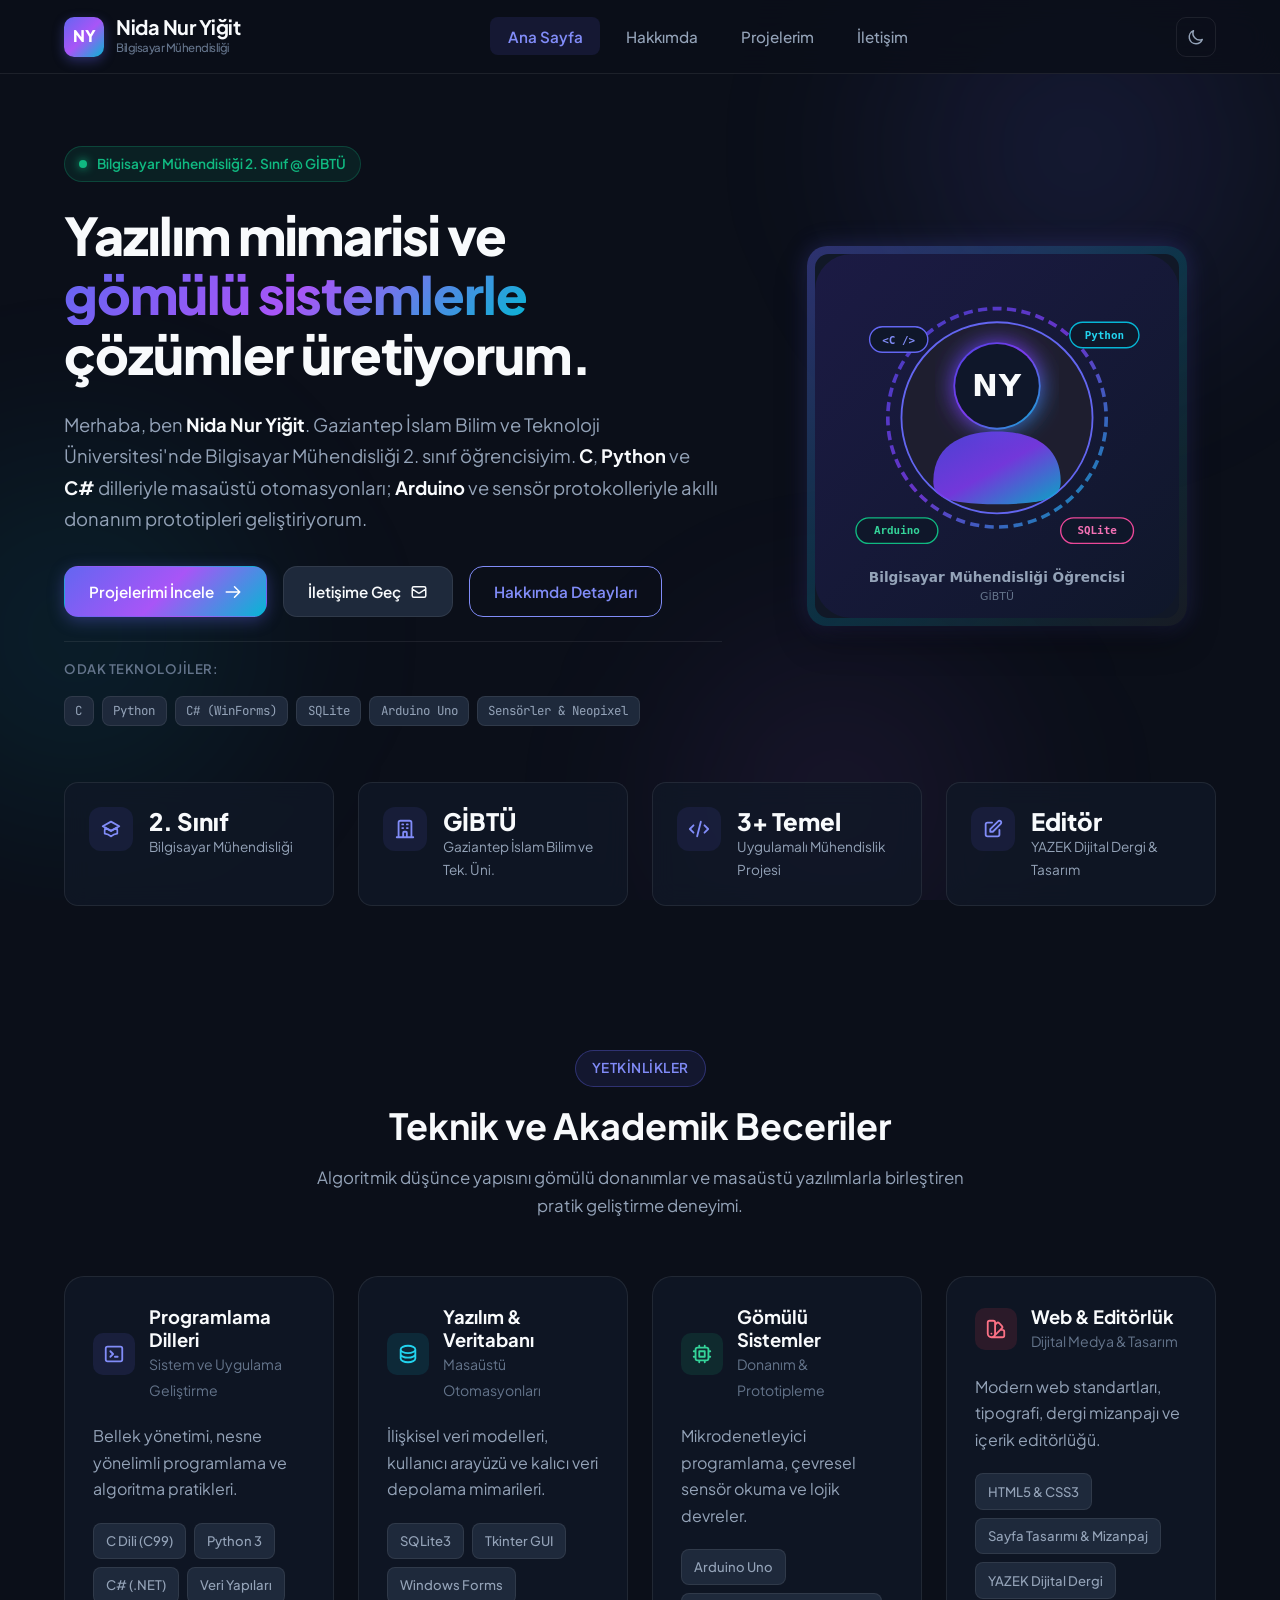
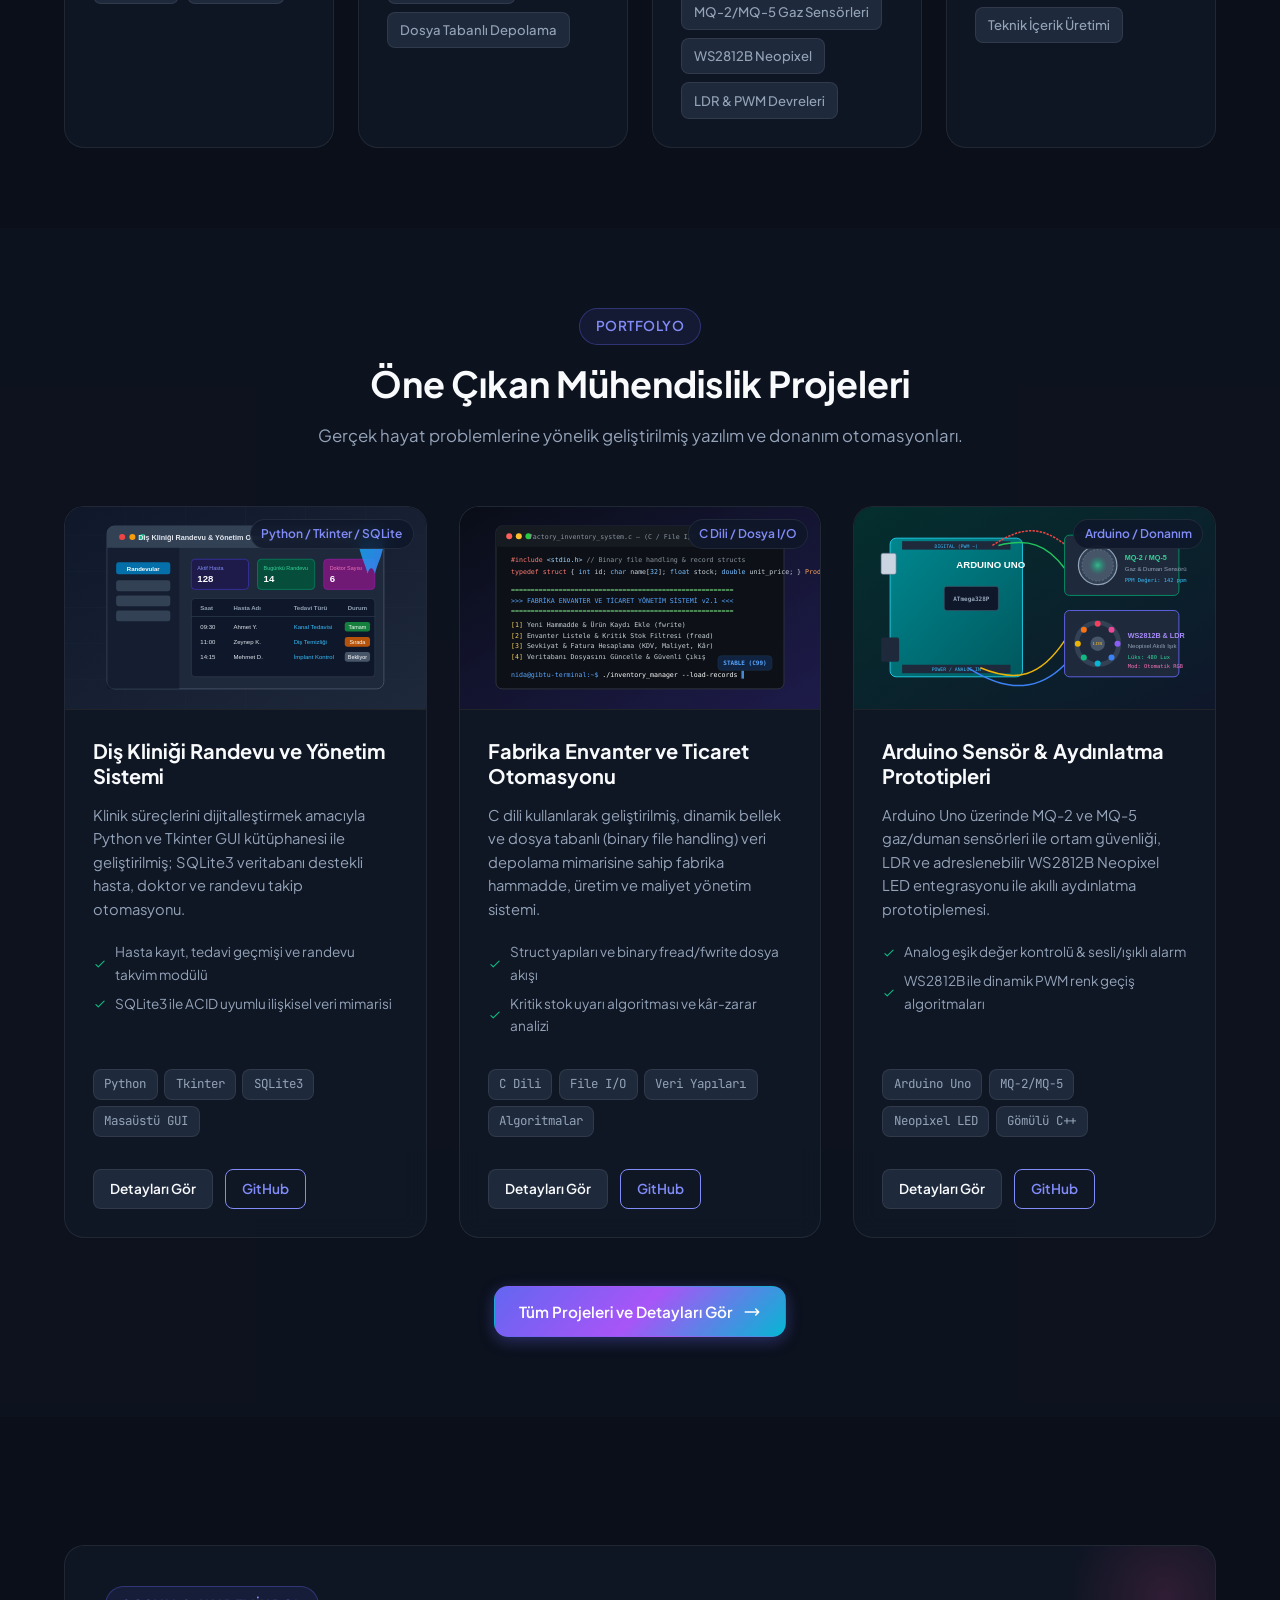
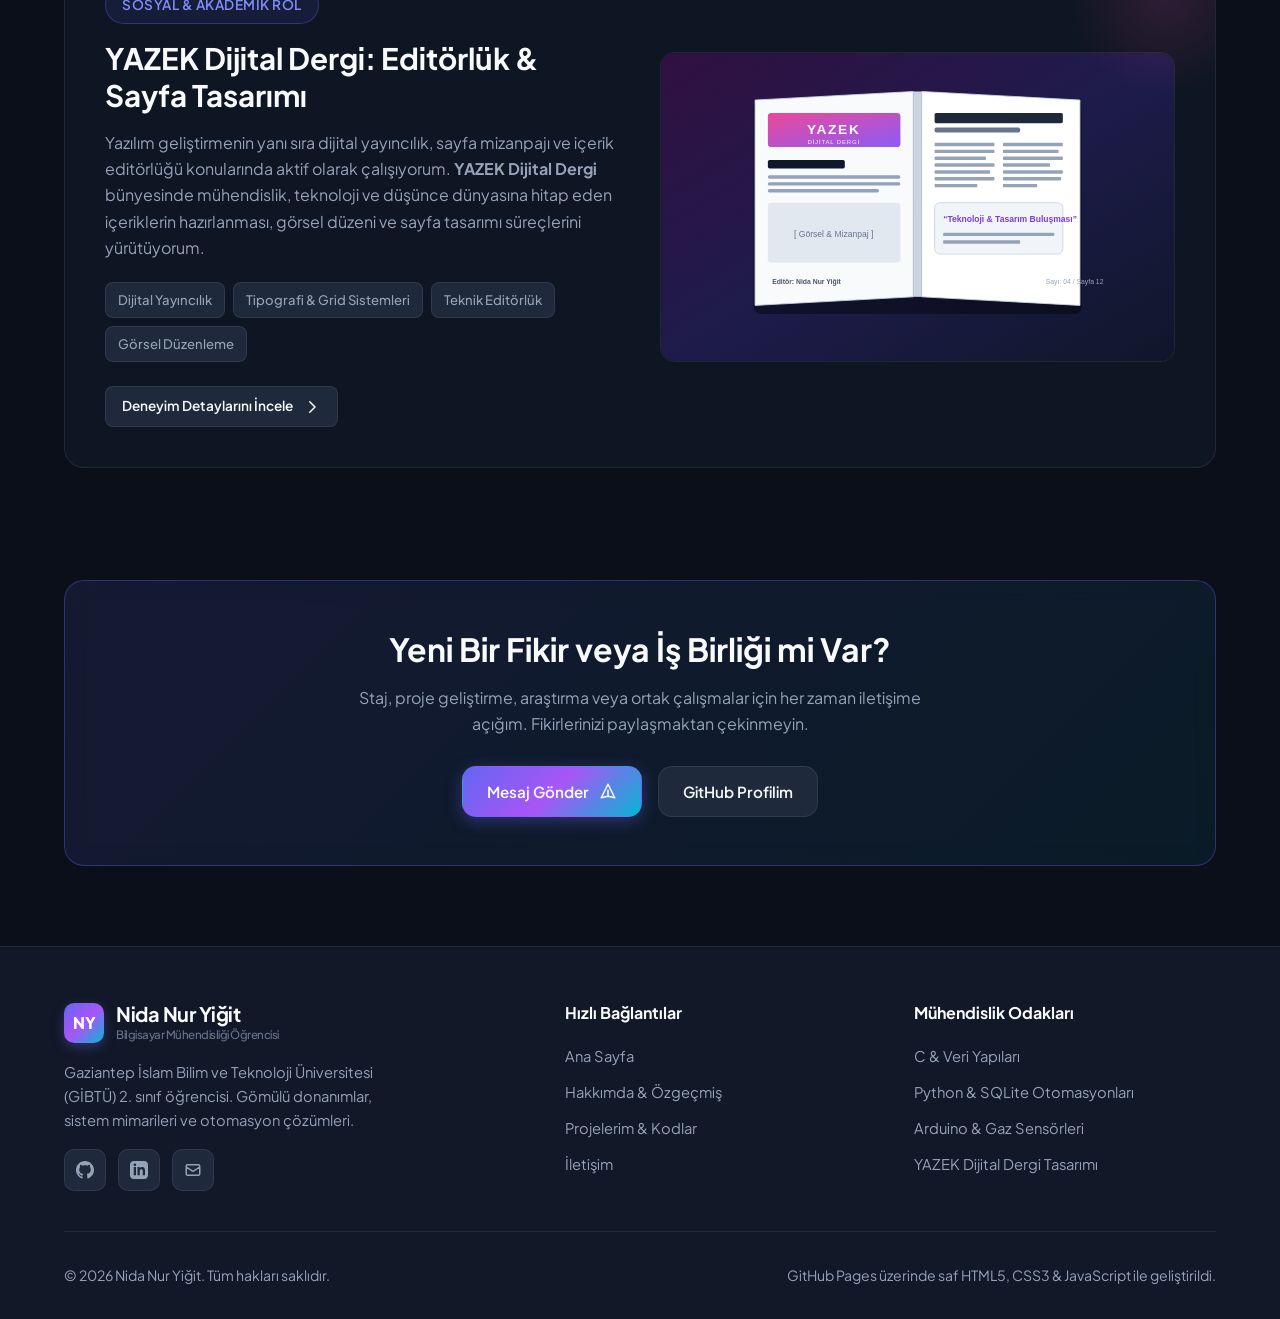
<file: index.html>
<!DOCTYPE html>
<html lang="tr" data-theme="dark">
<head>
  <meta charset="UTF-8">
  <meta name="viewport" content="width=device-width, initial-scale=1.0">
  <title>Nida Nur Yiğit | Bilgisayar Mühendisliği Portfolyosu</title>
  <meta name="description" content="Nida Nur Yiğit - Bilgisayar Mühendisliği 2. Sınıf Öğrencisi (GİBTÜ). C, Python, C#, Gömülü Sistemler (Arduino) ve Veri Yapıları odaklı kişisel portfolyo.">
  <meta name="keywords" content="Nida Nur Yiğit, Bilgisayar Mühendisliği, GİBTÜ, Portfolyo, Python, C Dili, Arduino, SQLite, YAZEK Dergi">
  <meta name="author" content="Nida Nur Yiğit">

  <!-- Favicon SVG -->
  <link rel="icon" type="image/svg+xml" href="data:image/svg+xml,<svg xmlns='http://www.w3.org/2000/svg' viewBox='0 0 100 100'><rect width='100' height='100' rx='25' fill='%236366f1'/><text x='50' y='68' font-size='55' font-weight='800' fill='white' text-anchor='middle' font-family='sans-serif'>NY</text></svg>">

  <!-- Google Fonts -->
  <link rel="preconnect" href="https://fonts.googleapis.com">
  <link rel="preconnect" href="https://fonts.gstatic.com" crossorigin>
  <link href="https://fonts.googleapis.com/css2?family=Plus+Jakarta+Sans:wght@300;400;500;600;700;800&family=JetBrains+Mono:wght@400;500;600&display=swap" rel="stylesheet">

  <!-- Ana Stil Dosyası (Relative Path) -->
  <link rel="stylesheet" href="./css/style.css">
</head>
<body>

  <!-- Arka Plan Dekoratif Işık Efektleri -->
  <div class="ambient-glow" aria-hidden="true">
    <div class="ambient-blob-1"></div>
    <div class="ambient-blob-2"></div>
    <div class="ambient-blob-3"></div>
  </div>

  <!-- Üst Navigasyon / Header -->
  <header class="site-header">
    <div class="container nav-container">
      <a href="./index.html" class="brand-logo" aria-label="Nida Nur Yiğit Ana Sayfa">
        <div class="logo-badge">NY</div>
        <div class="brand-text">
          <span class="name">Nida Nur Yiğit</span>
          <span class="subtitle">Bilgisayar Mühendisliği</span>
        </div>
      </a>

      <!-- Masaüstü Navigasyon -->
      <nav class="desktop-nav" aria-label="Ana Menü">
        <ul class="nav-menu">
          <li><a href="./index.html" class="nav-link">Ana Sayfa</a></li>
          <li><a href="./about.html" class="nav-link">Hakkımda</a></li>
          <li><a href="./projects.html" class="nav-link">Projelerim</a></li>
          <li><a href="./contact.html" class="nav-link">İletişim</a></li>
        </ul>
      </nav>

      <!-- Aksiyonlar (Tema & Menü Butonu) -->
      <div class="nav-actions">
        <button type="button" class="theme-toggle" aria-label="Açık/Koyu Tema Değiştir" title="Temayı Değiştir">
          <!-- Ay İkonu (Koyu modda görünür) -->
          <svg class="icon-moon" xmlns="http://www.w3.org/2000/svg" fill="none" viewBox="0 0 24 24" stroke="currentColor">
            <path stroke-linecap="round" stroke-linejoin="round" stroke-width="2" d="M20.354 15.354A9 9 0 018.646 3.646 9.003 9.003 0 0012 21a9.003 9.003 0 008.354-5.646z" />
          </svg>
          <!-- Güneş İkonu (Açık modda görünür) -->
          <svg class="icon-sun" xmlns="http://www.w3.org/2000/svg" fill="none" viewBox="0 0 24 24" stroke="currentColor">
            <path stroke-linecap="round" stroke-linejoin="round" stroke-width="2" d="M12 3v1m0 16v1m9-9h-1M4 9h-1m15.364 6.364l-.707-.707M6.343 6.343l-.707-.707m12.728 0l-.707.707M6.343 17.657l-.707.707M16 12a4 4 0 11-8 0 4 4 0 018 0z" />
          </svg>
        </button>

        <!-- Mobil Menü Hamburger Butonu -->
        <button type="button" class="hamburger" aria-label="Mobil Menüyü Aç/Kapat" aria-expanded="false">
          <span></span>
          <span></span>
          <span></span>
        </button>
      </div>
    </div>
  </header>

  <!-- Mobil Çekmece Menü -->
  <div class="mobile-nav" aria-label="Mobil Menü">
    <a href="./index.html" class="nav-link">Ana Sayfa</a>
    <a href="./about.html" class="nav-link">Hakkımda</a>
    <a href="./projects.html" class="nav-link">Projelerim</a>
    <a href="./contact.html" class="nav-link">İletişim</a>
  </div>

  <main>
    <!-- ==================== HERO BÖLÜMÜ ==================== -->
    <section class="section hero-section">
      <div class="container">
        <div class="hero-grid">
          <div class="hero-content">
            <div class="hero-status-pill">
              <span class="status-dot"></span>
              <span>Bilgisayar Mühendisliği 2. Sınıf @ GİBTÜ</span>
            </div>

            <h1 class="hero-title">
              Yazılım mimarisi ve <span class="text-gradient">gömülü sistemlerle</span> çözümler üretiyorum.
            </h1>

            <p class="hero-lead">
              Merhaba, ben <strong>Nida Nur Yiğit</strong>. Gaziantep İslam Bilim ve Teknoloji Üniversitesi'nde Bilgisayar Mühendisliği 2. sınıf öğrencisiyim. <strong>C</strong>, <strong>Python</strong> ve <strong>C#</strong> dilleriyle masaüstü otomasyonları; <strong>Arduino</strong> ve sensör protokolleriyle akıllı donanım prototipleri geliştiriyorum.
            </p>

            <div class="hero-cta">
              <a href="./projects.html" class="btn btn-primary">
                <span>Projelerimi İncele</span>
                <svg xmlns="http://www.w3.org/2000/svg" fill="none" viewBox="0 0 24 24" stroke="currentColor">
                  <path stroke-linecap="round" stroke-linejoin="round" stroke-width="2" d="M14 5l7 7m0 0l-7 7m7-7H3" />
                </svg>
              </a>
              <a href="./contact.html" class="btn btn-secondary">
                <span>İletişime Geç</span>
                <svg xmlns="http://www.w3.org/2000/svg" fill="none" viewBox="0 0 24 24" stroke="currentColor">
                  <path stroke-linecap="round" stroke-linejoin="round" stroke-width="2" d="M3 8l7.89 5.26a2 2 0 002.22 0L21 8M5 19h14a2 2 0 002-2V7a2 2 0 00-2-2H5a2 2 0 00-2 2v10a2 2 0 002 2z" />
                </svg>
              </a>
              <a href="./about.html" class="btn btn-outline">
                <span>Hakkımda Detayları</span>
              </a>
            </div>

            <div class="hero-tech-strip">
              <span class="tech-label">Odak Teknolojiler:</span>
              <div class="tech-badges-row">
                <span class="tech-pill">C</span>
                <span class="tech-pill">Python</span>
                <span class="tech-pill">C# (WinForms)</span>
                <span class="tech-pill">SQLite</span>
                <span class="tech-pill">Arduino Uno</span>
                <span class="tech-pill">Sensörler &amp; Neopixel</span>
              </div>
            </div>
          </div>

          <!-- Hero Profil Görseli -->
          <div class="hero-visual">
            <div class="hero-avatar-wrapper">
              <div class="hero-avatar-inner">
                <img src="./assets/images/profile-placeholder.svg" alt="Nida Nur Yiğit - Profil İllüstrasyonu" width="400" height="400" loading="eager">
              </div>
            </div>
          </div>
        </div>
      </div>
    </section>

    <!-- ==================== İSTATİSTİK / ÖZET KARTLARI ==================== -->
    <section class="section-stats">
      <div class="container">
        <div class="stats-grid">
          <!-- Kart 1 -->
          <div class="stat-card">
            <div class="stat-icon">
              <svg xmlns="http://www.w3.org/2000/svg" fill="none" viewBox="0 0 24 24" stroke="currentColor">
                <path stroke-linecap="round" stroke-linejoin="round" stroke-width="2" d="M12 14l9-5-9-5-9 5 9 5z" />
                <path stroke-linecap="round" stroke-linejoin="round" stroke-width="2" d="M12 14l6.16-3.422a12.083 12.083 0 01.665 6.479A11.952 11.952 0 0012 20.055a11.952 11.952 0 00-6.824-2.998 12.078 12.078 0 01.665-6.479L12 14z" />
              </svg>
            </div>
            <div class="stat-info">
              <span class="stat-number">2. Sınıf</span>
              <span class="stat-label">Bilgisayar Mühendisliği</span>
            </div>
          </div>

          <!-- Kart 2 -->
          <div class="stat-card">
            <div class="stat-icon">
              <svg xmlns="http://www.w3.org/2000/svg" fill="none" viewBox="0 0 24 24" stroke="currentColor">
                <path stroke-linecap="round" stroke-linejoin="round" stroke-width="2" d="M19 21V5a2 2 0 00-2-2H7a2 2 0 00-2 2v16m14 0h2m-2 0h-5m-9 0H3m2 0h5M9 7h1m-1 4h1m4-4h1m-1 4h1m-5 10v-5a1 1 0 011-1h2a1 1 0 011 1v5m-4 0h4" />
              </svg>
            </div>
            <div class="stat-info">
              <span class="stat-number">GİBTÜ</span>
              <span class="stat-label">Gaziantep İslam Bilim ve Tek. Üni.</span>
            </div>
          </div>

          <!-- Kart 3 -->
          <div class="stat-card">
            <div class="stat-icon">
              <svg xmlns="http://www.w3.org/2000/svg" fill="none" viewBox="0 0 24 24" stroke="currentColor">
                <path stroke-linecap="round" stroke-linejoin="round" stroke-width="2" d="M10 20l4-16m4 4l4 4-4 4M6 16l-4-4 4-4" />
              </svg>
            </div>
            <div class="stat-info">
              <span class="stat-number">3+ Temel</span>
              <span class="stat-label">Uygulamalı Mühendislik Projesi</span>
            </div>
          </div>

          <!-- Kart 4 -->
          <div class="stat-card">
            <div class="stat-icon">
              <svg xmlns="http://www.w3.org/2000/svg" fill="none" viewBox="0 0 24 24" stroke="currentColor">
                <path stroke-linecap="round" stroke-linejoin="round" stroke-width="2" d="M11 5H6a2 2 0 00-2 2v11a2 2 0 002 2h11a2 2 0 002-2v-5m-1.414-9.414a2 2 0 112.828 2.828L11.828 15H9v-2.828l8.586-8.586z" />
              </svg>
            </div>
            <div class="stat-info">
              <span class="stat-number">Editör</span>
              <span class="stat-label">YAZEK Dijital Dergi &amp; Tasarım</span>
            </div>
          </div>
        </div>
      </div>
    </section>

    <!-- ==================== ÖNE ÇIKAN YETENEKLER ==================== -->
    <section class="section">
      <div class="container">
        <div class="section-header">
          <span class="section-badge">Yetkinlikler</span>
          <h2 class="section-title">Teknik ve Akademik Beceriler</h2>
          <p class="section-subtitle">
            Algoritmik düşünce yapısını gömülü donanımlar ve masaüstü yazılımlarla birleştiren pratik geliştirme deneyimi.
          </p>
        </div>

        <div class="skills-grid">
          <!-- Kategori 1: Programlama Dilleri -->
          <div class="skill-category-card">
            <div class="skill-cat-header">
              <div class="skill-cat-icon cat-lang">
                <svg xmlns="http://www.w3.org/2000/svg" width="22" height="22" fill="none" viewBox="0 0 24 24" stroke="currentColor">
                  <path stroke-linecap="round" stroke-linejoin="round" stroke-width="2" d="M8 9l3 3-3 3m5 0h3M5 20h14a2 2 0 002-2V6a2 2 0 00-2-2H5a2 2 0 00-2 2v12a2 2 0 002 2z" />
                </svg>
              </div>
              <div>
                <h3 class="skill-cat-title">Programlama Dilleri</h3>
                <span class="skill-cat-desc">Sistem ve Uygulama Geliştirme</span>
              </div>
            </div>
            <p>Bellek yönetimi, nesne yönelimli programlama ve algoritma pratikleri.</p>
            <div class="skill-tags">
              <span class="skill-tag">C Dili (C99)</span>
              <span class="skill-tag">Python 3</span>
              <span class="skill-tag">C# (.NET)</span>
              <span class="skill-tag">Veri Yapıları</span>
            </div>
          </div>

          <!-- Kategori 2: Masaüstü & Veritabanı -->
          <div class="skill-category-card">
            <div class="skill-cat-header">
              <div class="skill-cat-icon cat-data">
                <svg xmlns="http://www.w3.org/2000/svg" width="22" height="22" fill="none" viewBox="0 0 24 24" stroke="currentColor">
                  <path stroke-linecap="round" stroke-linejoin="round" stroke-width="2" d="M4 7v10c0 2.21 3.582 4 8 4s8-1.79 8-4V7M4 7c0 2.21 3.582 4 8 4s8-1.79 8-4M4 7c0-2.21 3.582-4 8-4s8 1.79 8 4m0 5c0 2.21-3.582 4-8 4s-8-1.79-8-4" />
                </svg>
              </div>
              <div>
                <h3 class="skill-cat-title">Yazılım &amp; Veritabanı</h3>
                <span class="skill-cat-desc">Masaüstü Otomasyonları</span>
              </div>
            </div>
            <p>İlişkisel veri modelleri, kullanıcı arayüzü ve kalıcı veri depolama mimarileri.</p>
            <div class="skill-tags">
              <span class="skill-tag">SQLite3</span>
              <span class="skill-tag">Tkinter GUI</span>
              <span class="skill-tag">Windows Forms</span>
              <span class="skill-tag">Dosya Tabanlı Depolama</span>
            </div>
          </div>

          <!-- Kategori 3: Gömülü Sistemler & Donanım -->
          <div class="skill-category-card">
            <div class="skill-cat-header">
              <div class="skill-cat-icon cat-embedded">
                <svg xmlns="http://www.w3.org/2000/svg" width="22" height="22" fill="none" viewBox="0 0 24 24" stroke="currentColor">
                  <path stroke-linecap="round" stroke-linejoin="round" stroke-width="2" d="M9 3v2m6-2v2M9 19v2m6-2v2M5 9H3m2 6H3m18-6h-2m2 6h-2M7 19h10a2 2 0 002-2V7a2 2 0 00-2-2H7a2 2 0 00-2 2v10a2 2 0 002 2zM9 9h6v6H9V9z" />
                </svg>
              </div>
              <div>
                <h3 class="skill-cat-title">Gömülü Sistemler</h3>
                <span class="skill-cat-desc">Donanım &amp; Prototipleme</span>
              </div>
            </div>
            <p>Mikrodenetleyici programlama, çevresel sensör okuma ve lojik devreler.</p>
            <div class="skill-tags">
              <span class="skill-tag">Arduino Uno</span>
              <span class="skill-tag">MQ-2/MQ-5 Gaz Sensörleri</span>
              <span class="skill-tag">WS2812B Neopixel</span>
              <span class="skill-tag">LDR &amp; PWM Devreleri</span>
            </div>
          </div>

          <!-- Kategori 4: Web & Yayıncılık -->
          <div class="skill-category-card">
            <div class="skill-cat-header">
              <div class="skill-cat-icon cat-web">
                <svg xmlns="http://www.w3.org/2000/svg" width="22" height="22" fill="none" viewBox="0 0 24 24" stroke="currentColor">
                  <path stroke-linecap="round" stroke-linejoin="round" stroke-width="2" d="M7 21a4 4 0 01-4-4V5a2 2 0 012-2h4a2 2 0 012 2v12a4 4 0 01-4 4zm0 0h12a2 2 0 002-2v-4a2 2 0 00-2-2h-2.343M11 7.343l1.657-1.657a2 2 0 012.828 0l2.829 2.829a2 2 0 010 2.828l-8.486 8.485M7 17h.01" />
                </svg>
              </div>
              <div>
                <h3 class="skill-cat-title">Web &amp; Editörlük</h3>
                <span class="skill-cat-desc">Dijital Medya &amp; Tasarım</span>
              </div>
            </div>
            <p>Modern web standartları, tipografi, dergi mizanpajı ve içerik editörlüğü.</p>
            <div class="skill-tags">
              <span class="skill-tag">HTML5 &amp; CSS3</span>
              <span class="skill-tag">Sayfa Tasarımı &amp; Mizanpaj</span>
              <span class="skill-tag">YAZEK Dijital Dergi</span>
              <span class="skill-tag">Teknik İçerik Üretimi</span>
            </div>
          </div>
        </div>
      </div>
    </section>

    <!-- ==================== ÖNE ÇIKAN PROJELER ==================== -->
    <section class="section" style="background: rgba(17, 24, 39, 0.4);">
      <div class="container">
        <div class="section-header">
          <span class="section-badge">Portfolyo</span>
          <h2 class="section-title">Öne Çıkan Mühendislik Projeleri</h2>
          <p class="section-subtitle">
            Gerçek hayat problemlerine yönelik geliştirilmiş yazılım ve donanım otomasyonları.
          </p>
        </div>

        <div class="projects-grid">
          <!-- Proje 1 -->
          <article class="card project-card">
            <div class="project-thumb">
              <img src="./assets/images/project-dental.svg" alt="Diş Kliniği Randevu ve Yönetim Sistemi Görseli" loading="lazy">
              <span class="project-badge">Python / Tkinter / SQLite</span>
            </div>
            <div class="project-body">
              <h3 class="project-title">Diş Kliniği Randevu ve Yönetim Sistemi</h3>
              <p class="project-description">
                Klinik süreçlerini dijitalleştirmek amacıyla Python ve Tkinter GUI kütüphanesi ile geliştirilmiş; SQLite3 veritabanı destekli hasta, doktor ve randevu takip otomasyonu.
              </p>
              <ul class="project-features">
                <li>
                  <svg xmlns="http://www.w3.org/2000/svg" fill="none" viewBox="0 0 24 24" stroke="currentColor"><path stroke-linecap="round" stroke-linejoin="round" stroke-width="2" d="M5 13l4 4L19 7"/></svg>
                  <span>Hasta kayıt, tedavi geçmişi ve randevu takvim modülü</span>
                </li>
                <li>
                  <svg xmlns="http://www.w3.org/2000/svg" fill="none" viewBox="0 0 24 24" stroke="currentColor"><path stroke-linecap="round" stroke-linejoin="round" stroke-width="2" d="M5 13l4 4L19 7"/></svg>
                  <span>SQLite3 ile ACID uyumlu ilişkisel veri mimarisi</span>
                </li>
              </ul>
              <div class="project-tech">
                <span class="tech-pill">Python</span>
                <span class="tech-pill">Tkinter</span>
                <span class="tech-pill">SQLite3</span>
                <span class="tech-pill">Masaüstü GUI</span>
              </div>
              <div class="project-actions">
                <a href="./projects.html#project-dental" class="btn btn-secondary btn-sm">Detayları Gör</a>
                <a href="https://github.com/nidanuryigit" target="_blank" rel="noopener noreferrer" class="btn btn-outline btn-sm">GitHub</a>
              </div>
            </div>
          </article>

          <!-- Proje 2 -->
          <article class="card project-card">
            <div class="project-thumb">
              <img src="./assets/images/project-factory.svg" alt="Fabrika Envanter ve Ticaret Otomasyonu Görseli" loading="lazy">
              <span class="project-badge">C Dili / Dosya I/O</span>
            </div>
            <div class="project-body">
              <h3 class="project-title">Fabrika Envanter ve Ticaret Otomasyonu</h3>
              <p class="project-description">
                C dili kullanılarak geliştirilmiş, dinamik bellek ve dosya tabanlı (binary file handling) veri depolama mimarisine sahip fabrika hammadde, üretim ve maliyet yönetim sistemi.
              </p>
              <ul class="project-features">
                <li>
                  <svg xmlns="http://www.w3.org/2000/svg" fill="none" viewBox="0 0 24 24" stroke="currentColor"><path stroke-linecap="round" stroke-linejoin="round" stroke-width="2" d="M5 13l4 4L19 7"/></svg>
                  <span>Struct yapıları ve binary fread/fwrite dosya akışı</span>
                </li>
                <li>
                  <svg xmlns="http://www.w3.org/2000/svg" fill="none" viewBox="0 0 24 24" stroke="currentColor"><path stroke-linecap="round" stroke-linejoin="round" stroke-width="2" d="M5 13l4 4L19 7"/></svg>
                  <span>Kritik stok uyarı algoritması ve kâr-zarar analizi</span>
                </li>
              </ul>
              <div class="project-tech">
                <span class="tech-pill">C Dili</span>
                <span class="tech-pill">File I/O</span>
                <span class="tech-pill">Veri Yapıları</span>
                <span class="tech-pill">Algoritmalar</span>
              </div>
              <div class="project-actions">
                <a href="./projects.html#project-factory" class="btn btn-secondary btn-sm">Detayları Gör</a>
                <a href="https://github.com/nidanuryigit" target="_blank" rel="noopener noreferrer" class="btn btn-outline btn-sm">GitHub</a>
              </div>
            </div>
          </article>

          <!-- Proje 3 -->
          <article class="card project-card">
            <div class="project-thumb">
              <img src="./assets/images/project-arduino.svg" alt="Arduino Sensör ve Aydınlatma Prototipleri Görseli" loading="lazy">
              <span class="project-badge">Arduino / Donanım</span>
            </div>
            <div class="project-body">
              <h3 class="project-title">Arduino Sensör &amp; Aydınlatma Prototipleri</h3>
              <p class="project-description">
                Arduino Uno üzerinde MQ-2 ve MQ-5 gaz/duman sensörleri ile ortam güvenliği, LDR ve adreslenebilir WS2812B Neopixel LED entegrasyonu ile akıllı aydınlatma prototiplemesi.
              </p>
              <ul class="project-features">
                <li>
                  <svg xmlns="http://www.w3.org/2000/svg" fill="none" viewBox="0 0 24 24" stroke="currentColor"><path stroke-linecap="round" stroke-linejoin="round" stroke-width="2" d="M5 13l4 4L19 7"/></svg>
                  <span>Analog eşik değer kontrolü &amp; sesli/ışıklı alarm</span>
                </li>
                <li>
                  <svg xmlns="http://www.w3.org/2000/svg" fill="none" viewBox="0 0 24 24" stroke="currentColor"><path stroke-linecap="round" stroke-linejoin="round" stroke-width="2" d="M5 13l4 4L19 7"/></svg>
                  <span>WS2812B ile dinamik PWM renk geçiş algoritmaları</span>
                </li>
              </ul>
              <div class="project-tech">
                <span class="tech-pill">Arduino Uno</span>
                <span class="tech-pill">MQ-2/MQ-5</span>
                <span class="tech-pill">Neopixel LED</span>
                <span class="tech-pill">Gömülü C++</span>
              </div>
              <div class="project-actions">
                <a href="./projects.html#project-arduino" class="btn btn-secondary btn-sm">Detayları Gör</a>
                <a href="https://github.com/nidanuryigit" target="_blank" rel="noopener noreferrer" class="btn btn-outline btn-sm">GitHub</a>
              </div>
            </div>
          </article>
        </div>

        <div style="text-align: center; margin-top: 3rem;">
          <a href="./projects.html" class="btn btn-primary">
            <span>Tüm Projeleri ve Detayları Gör</span>
            <svg xmlns="http://www.w3.org/2000/svg" fill="none" viewBox="0 0 24 24" stroke="currentColor">
              <path stroke-linecap="round" stroke-linejoin="round" stroke-width="2" d="M17 8l4 4m0 0l-4 4m4-4H3" />
            </svg>
          </a>
        </div>
      </div>
    </section>

    <!-- ==================== DERGİ / EDİTÖRLÜK VURGUSU ==================== -->
    <section class="section">
      <div class="container">
        <div class="editorial-card">
          <div class="editorial-content">
            <span class="section-badge">Sosyal &amp; Akademik Rol</span>
            <h2 style="font-size: 1.85rem; margin-bottom: 1rem;">YAZEK Dijital Dergi: Editörlük &amp; Sayfa Tasarımı</h2>
            <p style="margin-bottom: 1.25rem;">
              Yazılım geliştirmenin yanı sıra dijital yayıncılık, sayfa mizanpajı ve içerik editörlüğü konularında aktif olarak çalışıyorum. <strong>YAZEK Dijital Dergi</strong> bünyesinde mühendislik, teknoloji ve düşünce dünyasına hitap eden içeriklerin hazırlanması, görsel düzeni ve sayfa tasarımı süreçlerini yürütüyorum.
            </p>
            <div style="display: flex; gap: 0.5rem; flex-wrap: wrap; margin-bottom: 1.5rem;">
              <span class="skill-tag">Dijital Yayıncılık</span>
              <span class="skill-tag">Tipografi &amp; Grid Sistemleri</span>
              <span class="skill-tag">Teknik Editörlük</span>
              <span class="skill-tag">Görsel Düzenleme</span>
            </div>
            <a href="./about.html#editorial-experience" class="btn btn-secondary btn-sm">
              <span>Deneyim Detaylarını İncele</span>
              <svg xmlns="http://www.w3.org/2000/svg" fill="none" viewBox="0 0 24 24" stroke="currentColor">
                <path stroke-linecap="round" stroke-linejoin="round" stroke-width="2" d="M9 5l7 7-7 7" />
              </svg>
            </a>
          </div>
          <div class="editorial-visual">
            <img src="./assets/images/dergi-yazek.svg" alt="YAZEK Dijital Dergi Tasarım Önizlemesi" loading="lazy">
          </div>
        </div>
      </div>
    </section>

    <!-- ==================== HIZLI İLETİŞİM ÇAĞRISI ==================== -->
    <section class="section" style="padding-top: 2rem;">
      <div class="container">
        <div class="card" style="padding: 3rem 2rem; text-align: center; background: linear-gradient(135deg, rgba(99, 102, 241, 0.12), rgba(6, 182, 212, 0.08)); border-color: var(--border-accent);">
          <h2 style="font-size: 2rem; margin-bottom: 1rem;">Yeni Bir Fikir veya İş Birliği mi Var?</h2>
          <p style="max-width: 600px; margin: 0 auto 1.75rem auto;">
            Staj, proje geliştirme, araştırma veya ortak çalışmalar için her zaman iletişime açığım. Fikirlerinizi paylaşmaktan çekinmeyin.
          </p>
          <div style="display: flex; justify-content: center; gap: 1rem; flex-wrap: wrap;">
            <a href="./contact.html" class="btn btn-primary">
              <span>Mesaj Gönder</span>
              <svg xmlns="http://www.w3.org/2000/svg" fill="none" viewBox="0 0 24 24" stroke="currentColor">
                <path stroke-linecap="round" stroke-linejoin="round" stroke-width="2" d="M12 19l9 2-9-18-9 18 9-2zm0 0v-8" />
              </svg>
            </a>
            <a href="https://github.com/nidanuryigit" target="_blank" rel="noopener noreferrer" class="btn btn-secondary">
              <span>GitHub Profilim</span>
            </a>
          </div>
        </div>
      </div>
    </section>
  </main>

  <!-- ==================== FOOTER ==================== -->
  <footer class="site-footer">
    <div class="container">
      <div class="footer-grid">
        <div class="footer-brand">
          <div class="brand-logo">
            <div class="logo-badge">NY</div>
            <div class="brand-text">
              <span class="name">Nida Nur Yiğit</span>
              <span class="subtitle">Bilgisayar Mühendisliği Öğrencisi</span>
            </div>
          </div>
          <p>
            Gaziantep İslam Bilim ve Teknoloji Üniversitesi (GİBTÜ) 2. sınıf öğrencisi. Gömülü donanımlar, sistem mimarileri ve otomasyon çözümleri.
          </p>
          <div class="social-links">
            <a href="https://github.com/nidanuryigit" target="_blank" rel="noopener noreferrer" class="social-btn" aria-label="GitHub">
              <svg xmlns="http://www.w3.org/2000/svg" width="18" height="18" viewBox="0 0 24 24" fill="currentColor">
                <path d="M12 0c-6.626 0-12 5.373-12 12 0 5.302 3.438 9.8 8.207 11.387.599.111.793-.261.793-.577v-2.234c-3.338.726-4.033-1.416-4.033-1.416-.546-1.387-1.333-1.756-1.333-1.756-1.089-.745.083-.729.083-.729 1.205.084 1.839 1.237 1.839 1.237 1.07 1.834 2.807 1.304 3.492.997.107-.775.418-1.305.762-1.604-2.665-.305-5.467-1.334-5.467-5.931 0-1.311.469-2.381 1.236-3.221-.124-.303-.535-1.524.117-3.176 0 0 1.008-.322 3.301 1.23.957-.266 1.983-.399 3.003-.404 1.02.005 2.047.138 3.006.404 2.291-1.552 3.297-1.23 3.297-1.23.653 1.653.242 2.874.118 3.176.77.84 1.235 1.911 1.235 3.221 0 4.609-2.807 5.624-5.479 5.921.43.372.823 1.102.823 2.222v3.293c0 .319.192.694.801.576 4.765-1.589 8.199-6.086 8.199-11.386 0-6.627-5.373-12-12-12z"/>
              </svg>
            </a>
            <a href="https://linkedin.com/in/nidanuryigit" target="_blank" rel="noopener noreferrer" class="social-btn" aria-label="LinkedIn">
              <svg xmlns="http://www.w3.org/2000/svg" width="18" height="18" viewBox="0 0 24 24" fill="currentColor">
                <path d="M19 0h-14c-2.761 0-5 2.239-5 5v14c0 2.761 2.239 5 5 5h14c2.762 0 5-2.239 5-5v-14c0-2.761-2.238-5-5-5zm-11 19h-3v-11h3v11zm-1.5-12.268c-.966 0-1.75-.79-1.75-1.764s.784-1.764 1.75-1.764 1.75.79 1.75 1.764-.783 1.764-1.75 1.764zm13.5 12.268h-3v-5.604c0-3.368-4-3.113-4 0v5.604h-3v-11h3v1.765c1.396-2.586 7-2.777 7 2.476v6.759z"/>
              </svg>
            </a>
            <a href="mailto:nidanuryigittt@gmail.com" class="social-btn" aria-label="E-posta">
              <svg xmlns="http://www.w3.org/2000/svg" width="18" height="18" fill="none" viewBox="0 0 24 24" stroke="currentColor">
                <path stroke-linecap="round" stroke-linejoin="round" stroke-width="2" d="M3 8l7.89 5.26a2 2 0 002.22 0L21 8M5 19h14a2 2 0 002-2V7a2 2 0 00-2-2H5a2 2 0 00-2 2v10a2 2 0 002 2z" />
              </svg>
            </a>
          </div>
        </div>

        <div class="footer-column">
          <h4>Hızlı Bağlantılar</h4>
          <ul class="footer-links">
            <li><a href="./index.html">Ana Sayfa</a></li>
            <li><a href="./about.html">Hakkımda &amp; Özgeçmiş</a></li>
            <li><a href="./projects.html">Projelerim &amp; Kodlar</a></li>
            <li><a href="./contact.html">İletişim</a></li>
          </ul>
        </div>

        <div class="footer-column">
          <h4>Mühendislik Odakları</h4>
          <ul class="footer-links">
            <li><a href="./projects.html">C &amp; Veri Yapıları</a></li>
            <li><a href="./projects.html">Python &amp; SQLite Otomasyonları</a></li>
            <li><a href="./projects.html">Arduino &amp; Gaz Sensörleri</a></li>
            <li><a href="./about.html">YAZEK Dijital Dergi Tasarımı</a></li>
          </ul>
        </div>
      </div>

      <div class="footer-bottom">
        <p>&copy; 2026 Nida Nur Yiğit. Tüm hakları saklıdır.</p>
        <p>GitHub Pages üzerinde saf HTML5, CSS3 &amp; JavaScript ile geliştirildi.</p>
      </div>
    </div>
  </footer>

  <!-- Ana JavaScript Dosyası (Relative Path) -->
  <script src="./js/main.js"></script>
</body>
</html>
</file>
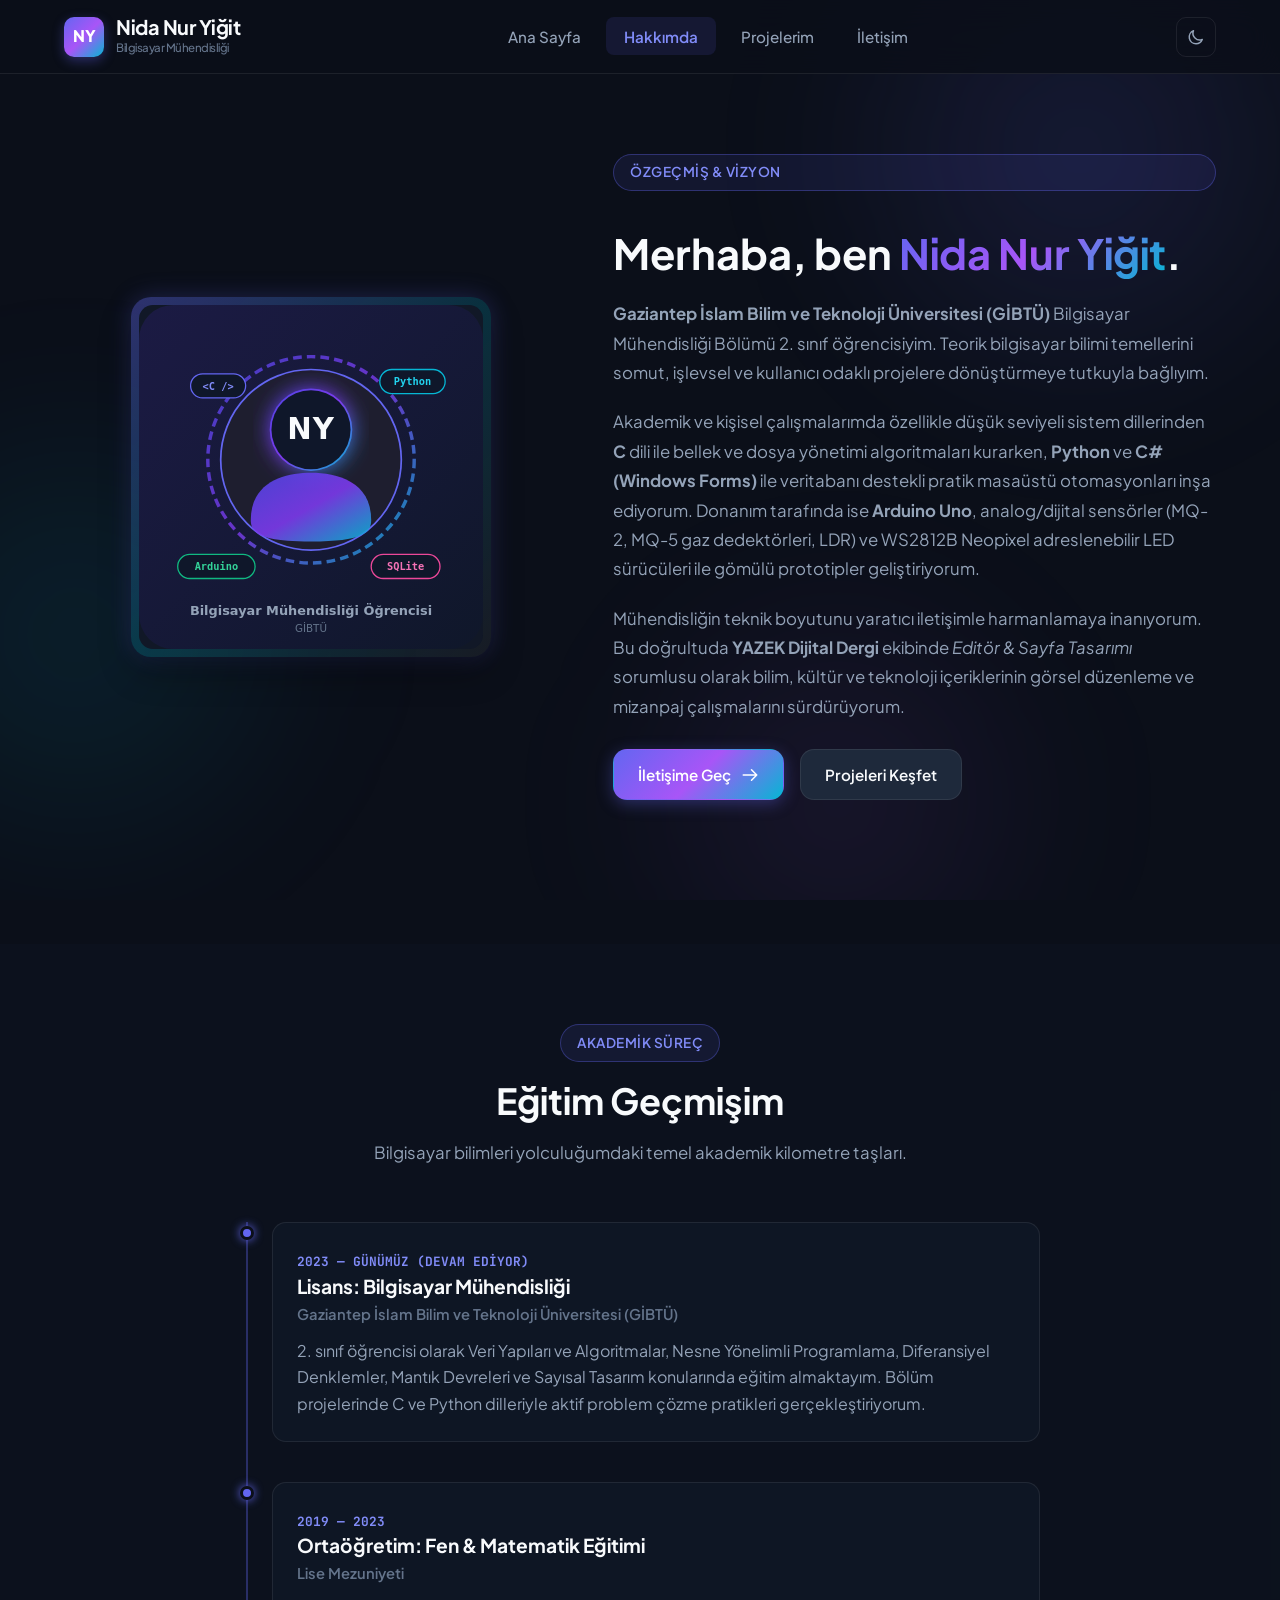
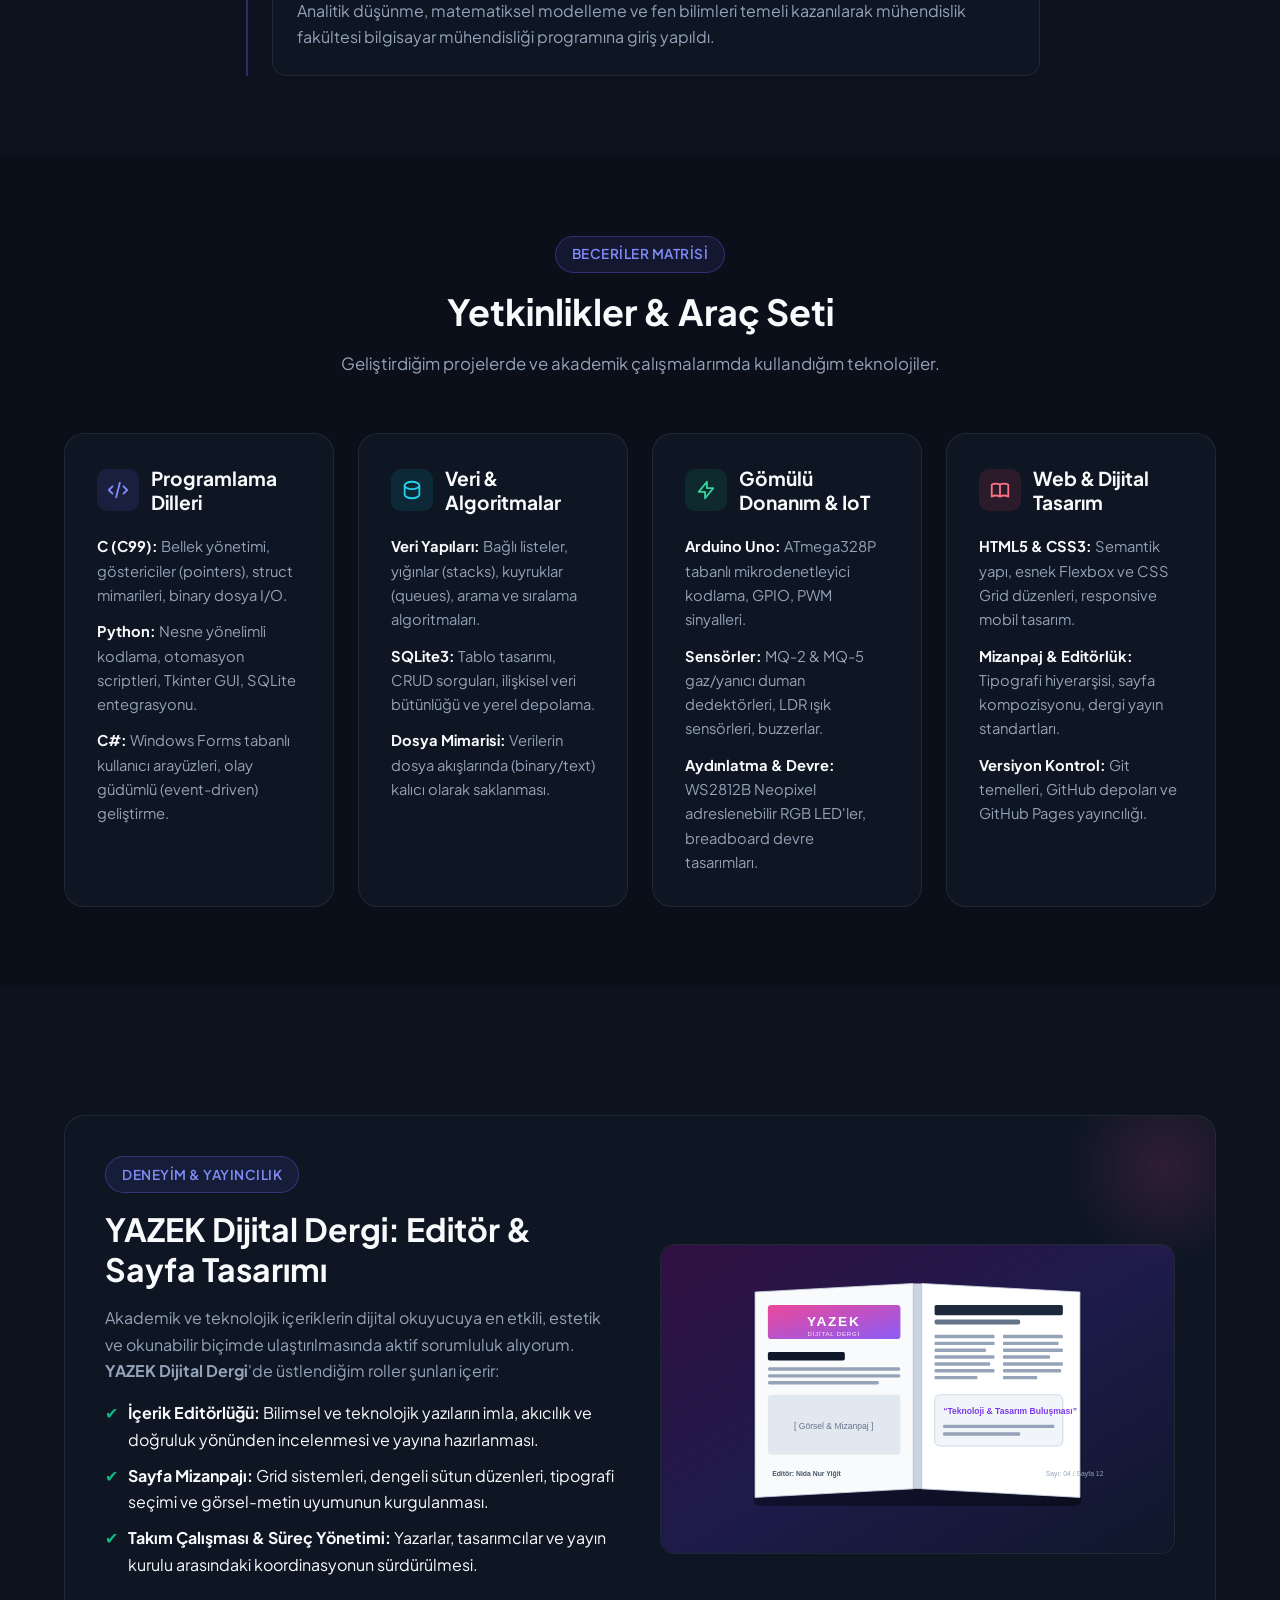
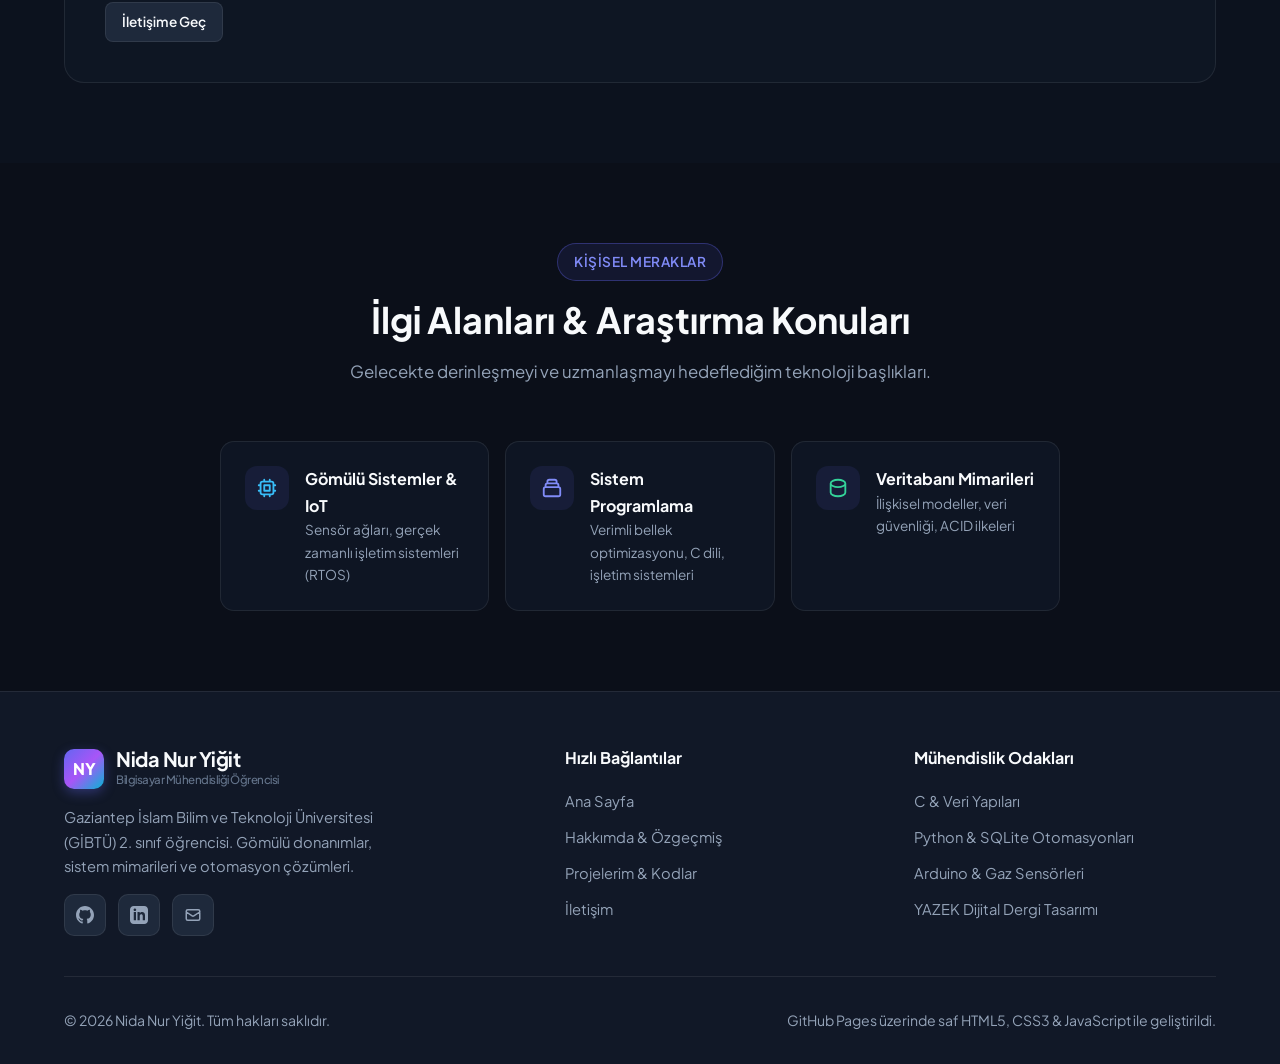
<file: about.html>
<!DOCTYPE html>
<html lang="tr" data-theme="dark">
<head>
  <meta charset="UTF-8">
  <meta name="viewport" content="width=device-width, initial-scale=1.0">
  <title>Hakkımda | Nida Nur Yiğit - Bilgisayar Mühendisliği</title>
  <meta name="description" content="Nida Nur Yiğit hakkında: Eğitim geçmişi, teknik yetenekler, YAZEK Dijital Dergi editörlük deneyimi ve mühendislik vizyonu.">
  <meta name="author" content="Nida Nur Yiğit">

  <!-- Favicon SVG -->
  <link rel="icon" type="image/svg+xml" href="data:image/svg+xml,<svg xmlns='http://www.w3.org/2000/svg' viewBox='0 0 100 100'><rect width='100' height='100' rx='25' fill='%236366f1'/><text x='50' y='68' font-size='55' font-weight='800' fill='white' text-anchor='middle' font-family='sans-serif'>NY</text></svg>">

  <!-- Google Fonts -->
  <link rel="preconnect" href="https://fonts.googleapis.com">
  <link rel="preconnect" href="https://fonts.gstatic.com" crossorigin>
  <link href="https://fonts.googleapis.com/css2?family=Plus+Jakarta+Sans:wght@300;400;500;600;700;800&family=JetBrains+Mono:wght@400;500;600&display=swap" rel="stylesheet">

  <!-- Ana Stil Dosyası (Relative Path) -->
  <link rel="stylesheet" href="./css/style.css">
</head>
<body>

  <!-- Arka Plan Dekoratif Işık Efektleri -->
  <div class="ambient-glow" aria-hidden="true">
    <div class="ambient-blob-1"></div>
    <div class="ambient-blob-2"></div>
    <div class="ambient-blob-3"></div>
  </div>

  <!-- Üst Navigasyon / Header -->
  <header class="site-header">
    <div class="container nav-container">
      <a href="./index.html" class="brand-logo" aria-label="Nida Nur Yiğit Ana Sayfa">
        <div class="logo-badge">NY</div>
        <div class="brand-text">
          <span class="name">Nida Nur Yiğit</span>
          <span class="subtitle">Bilgisayar Mühendisliği</span>
        </div>
      </a>

      <!-- Masaüstü Navigasyon -->
      <nav class="desktop-nav" aria-label="Ana Menü">
        <ul class="nav-menu">
          <li><a href="./index.html" class="nav-link">Ana Sayfa</a></li>
          <li><a href="./about.html" class="nav-link active">Hakkımda</a></li>
          <li><a href="./projects.html" class="nav-link">Projelerim</a></li>
          <li><a href="./contact.html" class="nav-link">İletişim</a></li>
        </ul>
      </nav>

      <!-- Aksiyonlar (Tema & Menü Butonu) -->
      <div class="nav-actions">
        <button type="button" class="theme-toggle" aria-label="Açık/Koyu Tema Değiştir" title="Temayı Değiştir">
          <svg class="icon-moon" xmlns="http://www.w3.org/2000/svg" fill="none" viewBox="0 0 24 24" stroke="currentColor">
            <path stroke-linecap="round" stroke-linejoin="round" stroke-width="2" d="M20.354 15.354A9 9 0 018.646 3.646 9.003 9.003 0 0012 21a9.003 9.003 0 008.354-5.646z" />
          </svg>
          <svg class="icon-sun" xmlns="http://www.w3.org/2000/svg" fill="none" viewBox="0 0 24 24" stroke="currentColor">
            <path stroke-linecap="round" stroke-linejoin="round" stroke-width="2" d="M12 3v1m0 16v1m9-9h-1M4 9h-1m15.364 6.364l-.707-.707M6.343 6.343l-.707-.707m12.728 0l-.707.707M6.343 17.657l-.707.707M16 12a4 4 0 11-8 0 4 4 0 018 0z" />
          </svg>
        </button>

        <button type="button" class="hamburger" aria-label="Mobil Menüyü Aç/Kapat" aria-expanded="false">
          <span></span>
          <span></span>
          <span></span>
        </button>
      </div>
    </div>
  </header>

  <!-- Mobil Çekmece Menü -->
  <div class="mobile-nav" aria-label="Mobil Menü">
    <a href="./index.html" class="nav-link">Ana Sayfa</a>
    <a href="./about.html" class="nav-link active">Hakkımda</a>
    <a href="./projects.html" class="nav-link">Projelerim</a>
    <a href="./contact.html" class="nav-link">İletişim</a>
  </div>

  <main>
    <!-- ==================== HAKKIMDA HERO & BİYOGRAFİ ==================== -->
    <section class="section">
      <div class="container">
        <div class="about-hero-grid">
          <!-- Profil Görseli -->
          <div class="hero-visual">
            <div class="hero-avatar-wrapper" style="max-width: 360px;">
              <div class="hero-avatar-inner">
                <img src="./assets/images/profile-placeholder.svg" alt="Nida Nur Yiğit" width="360" height="360">
              </div>
            </div>
          </div>

          <!-- Biyografi & Vizyon -->
          <div class="about-summary">
            <span class="section-badge">Özgeçmiş &amp; Vizyon</span>
            <h1 style="font-size: 2.6rem;">
              Merhaba, ben <span class="text-gradient">Nida Nur Yiğit</span>.
            </h1>
            <p>
              <strong>Gaziantep İslam Bilim ve Teknoloji Üniversitesi (GİBTÜ)</strong> Bilgisayar Mühendisliği Bölümü 2. sınıf öğrencisiyim. Teorik bilgisayar bilimi temellerini somut, işlevsel ve kullanıcı odaklı projelere dönüştürmeye tutkuyla bağlıyım.
            </p>
            <p>
              Akademik ve kişisel çalışmalarımda özellikle düşük seviyeli sistem dillerinden <strong>C</strong> dili ile bellek ve dosya yönetimi algoritmaları kurarken, <strong>Python</strong> ve <strong>C# (Windows Forms)</strong> ile veritabanı destekli pratik masaüstü otomasyonları inşa ediyorum. Donanım tarafında ise <strong>Arduino Uno</strong>, analog/dijital sensörler (MQ-2, MQ-5 gaz dedektörleri, LDR) ve WS2812B Neopixel adreslenebilir LED sürücüleri ile gömülü prototipler geliştiriyorum.
            </p>
            <p>
              Mühendisliğin teknik boyutunu yaratıcı iletişimle harmanlamaya inanıyorum. Bu doğrultuda <strong>YAZEK Dijital Dergi</strong> ekibinde <em>Editör &amp; Sayfa Tasarımı</em> sorumlusu olarak bilim, kültür ve teknoloji içeriklerinin görsel düzenleme ve mizanpaj çalışmalarını sürdürüyorum.
            </p>

            <div style="display: flex; gap: 1rem; flex-wrap: wrap; margin-top: 0.5rem;">
              <a href="./contact.html" class="btn btn-primary">
                <span>İletişime Geç</span>
                <svg xmlns="http://www.w3.org/2000/svg" fill="none" viewBox="0 0 24 24" stroke="currentColor">
                  <path stroke-linecap="round" stroke-linejoin="round" stroke-width="2" d="M14 5l7 7m0 0l-7 7m7-7H3" />
                </svg>
              </a>
              <a href="./projects.html" class="btn btn-secondary">
                <span>Projeleri Keşfet</span>
              </a>
            </div>
          </div>
        </div>
      </div>
    </section>

    <!-- ==================== EĞİTİM ZAMAN ÇİZELGESİ ==================== -->
    <section class="section" style="background: rgba(17, 24, 39, 0.35);">
      <div class="container">
        <div class="section-header">
          <span class="section-badge">Akademik Süreç</span>
          <h2 class="section-title">Eğitim Geçmişim</h2>
          <p class="section-subtitle">
            Bilgisayar bilimleri yolculuğumdaki temel akademik kilometre taşları.
          </p>
        </div>

        <div class="timeline">
          <!-- Timeline 1: Üniversite -->
          <div class="timeline-item">
            <div class="timeline-dot"></div>
            <div class="timeline-content">
              <span class="timeline-date">2023 — Günümüz (Devam Ediyor)</span>
              <h3 class="timeline-title">Lisans: Bilgisayar Mühendisliği</h3>
              <div class="timeline-subtitle">Gaziantep İslam Bilim ve Teknoloji Üniversitesi (GİBTÜ)</div>
              <p>
                2. sınıf öğrencisi olarak Veri Yapıları ve Algoritmalar, Nesne Yönelimli Programlama, Diferansiyel Denklemler, Mantık Devreleri ve Sayısal Tasarım konularında eğitim almaktayım. Bölüm projelerinde C ve Python dilleriyle aktif problem çözme pratikleri gerçekleştiriyorum.
              </p>
            </div>
          </div>

          <!-- Timeline 2: Lise -->
          <div class="timeline-item">
            <div class="timeline-dot"></div>
            <div class="timeline-content">
              <span class="timeline-date">2019 — 2023</span>
              <h3 class="timeline-title">Ortaöğretim: Fen &amp; Matematik Eğitimi</h3>
              <div class="timeline-subtitle">Lise Mezuniyeti</div>
              <p>
                Analitik düşünme, matematiksel modelleme ve fen bilimleri temeli kazanılarak mühendislik fakültesi bilgisayar mühendisliği programına giriş yapıldı.
              </p>
            </div>
          </div>
        </div>
      </div>
    </section>

    <!-- ==================== DETAYLI TEKNİK YETKİNLİKLER ==================== -->
    <section class="section">
      <div class="container">
        <div class="section-header">
          <span class="section-badge">Beceriler Matrisi</span>
          <h2 class="section-title">Yetkinlikler &amp; Araç Seti</h2>
          <p class="section-subtitle">
            Geliştirdiğim projelerde ve akademik çalışmalarımda kullandığım teknolojiler.
          </p>
        </div>

        <div class="skills-grid">
          <!-- Kategori 1 -->
          <div class="card" style="padding: 2rem;">
            <div style="display: flex; align-items: center; gap: 0.75rem; margin-bottom: 1.25rem;">
              <div class="skill-cat-icon cat-lang">
                <svg xmlns="http://www.w3.org/2000/svg" width="22" height="22" fill="none" viewBox="0 0 24 24" stroke="currentColor">
                  <path stroke-linecap="round" stroke-linejoin="round" stroke-width="2" d="M10 20l4-16m4 4l4 4-4 4M6 16l-4-4 4-4" />
                </svg>
              </div>
              <h3 style="font-size: 1.2rem;">Programlama Dilleri</h3>
            </div>
            <ul style="list-style: none; display: flex; flex-direction: column; gap: 0.75rem; color: var(--text-muted); font-size: 0.92rem;">
              <li><strong style="color: var(--text-main);">C (C99):</strong> Bellek yönetimi, göstericiler (pointers), struct mimarileri, binary dosya I/O.</li>
              <li><strong style="color: var(--text-main);">Python:</strong> Nesne yönelimli kodlama, otomasyon scriptleri, Tkinter GUI, SQLite entegrasyonu.</li>
              <li><strong style="color: var(--text-main);">C#:</strong> Windows Forms tabanlı kullanıcı arayüzleri, olay güdümlü (event-driven) geliştirme.</li>
            </ul>
          </div>

          <!-- Kategori 2 -->
          <div class="card" style="padding: 2rem;">
            <div style="display: flex; align-items: center; gap: 0.75rem; margin-bottom: 1.25rem;">
              <div class="skill-cat-icon cat-data">
                <svg xmlns="http://www.w3.org/2000/svg" width="22" height="22" fill="none" viewBox="0 0 24 24" stroke="currentColor">
                  <path stroke-linecap="round" stroke-linejoin="round" stroke-width="2" d="M4 7v10c0 2.21 3.582 4 8 4s8-1.79 8-4V7M4 7c0 2.21 3.582 4 8 4s8-1.79 8-4M4 7c0-2.21 3.582-4 8-4s8 1.79 8 4" />
                </svg>
              </div>
              <h3 style="font-size: 1.2rem;">Veri &amp; Algoritmalar</h3>
            </div>
            <ul style="list-style: none; display: flex; flex-direction: column; gap: 0.75rem; color: var(--text-muted); font-size: 0.92rem;">
              <li><strong style="color: var(--text-main);">Veri Yapıları:</strong> Bağlı listeler, yığınlar (stacks), kuyruklar (queues), arama ve sıralama algoritmaları.</li>
              <li><strong style="color: var(--text-main);">SQLite3:</strong> Tablo tasarımı, CRUD sorguları, ilişkisel veri bütünlüğü ve yerel depolama.</li>
              <li><strong style="color: var(--text-main);">Dosya Mimarisi:</strong> Verilerin dosya akışlarında (binary/text) kalıcı olarak saklanması.</li>
            </ul>
          </div>

          <!-- Kategori 3 -->
          <div class="card" style="padding: 2rem;">
            <div style="display: flex; align-items: center; gap: 0.75rem; margin-bottom: 1.25rem;">
              <div class="skill-cat-icon cat-embedded">
                <svg xmlns="http://www.w3.org/2000/svg" width="22" height="22" fill="none" viewBox="0 0 24 24" stroke="currentColor">
                  <path stroke-linecap="round" stroke-linejoin="round" stroke-width="2" d="M13 10V3L4 14h7v7l9-11h-7z" />
                </svg>
              </div>
              <h3 style="font-size: 1.2rem;">Gömülü Donanım &amp; IoT</h3>
            </div>
            <ul style="list-style: none; display: flex; flex-direction: column; gap: 0.75rem; color: var(--text-muted); font-size: 0.92rem;">
              <li><strong style="color: var(--text-main);">Arduino Uno:</strong> ATmega328P tabanlı mikrodenetleyici kodlama, GPIO, PWM sinyalleri.</li>
              <li><strong style="color: var(--text-main);">Sensörler:</strong> MQ-2 &amp; MQ-5 gaz/yanıcı duman dedektörleri, LDR ışık sensörleri, buzzerlar.</li>
              <li><strong style="color: var(--text-main);">Aydınlatma &amp; Devre:</strong> WS2812B Neopixel adreslenebilir RGB LED'ler, breadboard devre tasarımları.</li>
            </ul>
          </div>

          <!-- Kategori 4 -->
          <div class="card" style="padding: 2rem;">
            <div style="display: flex; align-items: center; gap: 0.75rem; margin-bottom: 1.25rem;">
              <div class="skill-cat-icon cat-web">
                <svg xmlns="http://www.w3.org/2000/svg" width="22" height="22" fill="none" viewBox="0 0 24 24" stroke="currentColor">
                  <path stroke-linecap="round" stroke-linejoin="round" stroke-width="2" d="M12 6.253v13m0-13C10.832 5.477 9.246 5 7.5 5S4.168 5.477 3 6.253v13C4.168 18.477 5.754 18 7.5 18s3.332.477 4.5 1.253m0-13C13.168 5.477 14.754 5 16.5 5c1.747 0 3.332.477 4.5 1.253v13C19.832 18.477 18.247 18 16.5 18c-1.746 0-3.332.477-4.5 1.253" />
                </svg>
              </div>
              <h3 style="font-size: 1.2rem;">Web &amp; Dijital Tasarım</h3>
            </div>
            <ul style="list-style: none; display: flex; flex-direction: column; gap: 0.75rem; color: var(--text-muted); font-size: 0.92rem;">
              <li><strong style="color: var(--text-main);">HTML5 &amp; CSS3:</strong> Semantik yapı, esnek Flexbox ve CSS Grid düzenleri, responsive mobil tasarım.</li>
              <li><strong style="color: var(--text-main);">Mizanpaj &amp; Editörlük:</strong> Tipografi hiyerarşisi, sayfa kompozisyonu, dergi yayın standartları.</li>
              <li><strong style="color: var(--text-main);">Versiyon Kontrol:</strong> Git temelleri, GitHub depoları ve GitHub Pages yayıncılığı.</li>
            </ul>
          </div>
        </div>
      </div>
    </section>

    <!-- ==================== SOSYAL & AKADEMİK ROL (YAZEK) ==================== -->
    <section id="editorial-experience" class="section" style="background: rgba(17, 24, 39, 0.4);">
      <div class="container">
        <div class="editorial-card">
          <div class="editorial-content">
            <span class="section-badge">Deneyim &amp; Yayıncılık</span>
            <h2 style="font-size: 2rem; margin-bottom: 1rem;">YAZEK Dijital Dergi: Editör &amp; Sayfa Tasarımı</h2>
            <p style="margin-bottom: 1rem;">
              Akademik ve teknolojik içeriklerin dijital okuyucuya en etkili, estetik ve okunabilir biçimde ulaştırılmasında aktif sorumluluk alıyorum. <strong>YAZEK Dijital Dergi</strong>'de üstlendiğim roller şunları içerir:
            </p>
            <ul style="list-style: none; display: flex; flex-direction: column; gap: 0.6rem; margin-bottom: 1.5rem;">
              <li style="display: flex; gap: 0.6rem; align-items: flex-start;">
                <span style="color: var(--accent-emerald);">✔</span>
                <span><strong>İçerik Editörlüğü:</strong> Bilimsel ve teknolojik yazıların imla, akıcılık ve doğruluk yönünden incelenmesi ve yayına hazırlanması.</span>
              </li>
              <li style="display: flex; gap: 0.6rem; align-items: flex-start;">
                <span style="color: var(--accent-emerald);">✔</span>
                <span><strong>Sayfa Mizanpajı:</strong> Grid sistemleri, dengeli sütun düzenleri, tipografi seçimi ve görsel-metin uyumunun kurgulanması.</span>
              </li>
              <li style="display: flex; gap: 0.6rem; align-items: flex-start;">
                <span style="color: var(--accent-emerald);">✔</span>
                <span><strong>Takım Çalışması &amp; Süreç Yönetimi:</strong> Yazarlar, tasarımcılar ve yayın kurulu arasındaki koordinasyonun sürdürülmesi.</span>
              </li>
            </ul>
            <a href="./contact.html" class="btn btn-secondary btn-sm">
              <span>İletişime Geç</span>
            </a>
          </div>
          <div class="editorial-visual">
            <img src="./assets/images/dergi-yazek.svg" alt="YAZEK Dijital Dergi Sayfa Tasarım Örneği" loading="lazy">
          </div>
        </div>
      </div>
    </section>

    <!-- ==================== İLGİ ALANLARI ==================== -->
    <section class="section">
      <div class="container">
        <div class="section-header">
          <span class="section-badge">Kişisel Meraklar</span>
          <h2 class="section-title">İlgi Alanları &amp; Araştırma Konuları</h2>
          <p class="section-subtitle">
            Gelecekte derinleşmeyi ve uzmanlaşmayı hedeflediğim teknoloji başlıkları.
          </p>
        </div>

        <div style="display: flex; justify-content: center; flex-wrap: wrap; gap: 1rem; max-width: 840px; margin: 0 auto;">
          <div class="stat-card" style="flex: 1 1 240px;">
            <div class="stat-icon" style="color: #38bdf8;">
              <svg xmlns="http://www.w3.org/2000/svg" width="22" height="22" fill="none" viewBox="0 0 24 24" stroke="currentColor">
                <path stroke-linecap="round" stroke-linejoin="round" stroke-width="2" d="M9 3v2m6-2v2M9 19v2m6-2v2M5 9H3m2 6H3m18-6h-2m2 6h-2M7 19h10a2 2 0 002-2V7a2 2 0 00-2-2H7a2 2 0 00-2 2v10a2 2 0 002 2zM9 9h6v6H9V9z" />
              </svg>
            </div>
            <div class="stat-info">
              <span style="font-weight: 700; color: var(--text-main);">Gömülü Sistemler &amp; IoT</span>
              <span class="stat-label">Sensör ağları, gerçek zamanlı işletim sistemleri (RTOS)</span>
            </div>
          </div>

          <div class="stat-card" style="flex: 1 1 240px;">
            <div class="stat-icon" style="color: #818cf8;">
              <svg xmlns="http://www.w3.org/2000/svg" width="22" height="22" fill="none" viewBox="0 0 24 24" stroke="currentColor">
                <path stroke-linecap="round" stroke-linejoin="round" stroke-width="2" d="M19 11H5m14 0a2 2 0 012 2v6a2 2 0 01-2 2H5a2 2 0 01-2-2v-6a2 2 0 012-2m14 0V9a2 2 0 00-2-2M5 11V9a2 2 0 012-2m0 0V5a2 2 0 012-2h6a2 2 0 012 2v2M7 7h10" />
              </svg>
            </div>
            <div class="stat-info">
              <span style="font-weight: 700; color: var(--text-main);">Sistem Programlama</span>
              <span class="stat-label">Verimli bellek optimizasyonu, C dili, işletim sistemleri</span>
            </div>
          </div>

          <div class="stat-card" style="flex: 1 1 240px;">
            <div class="stat-icon" style="color: #34d399;">
              <svg xmlns="http://www.w3.org/2000/svg" width="22" height="22" fill="none" viewBox="0 0 24 24" stroke="currentColor">
                <path stroke-linecap="round" stroke-linejoin="round" stroke-width="2" d="M4 7v10c0 2.21 3.582 4 8 4s8-1.79 8-4V7M4 7c0 2.21 3.582 4 8 4s8-1.79 8-4M4 7c0-2.21 3.582-4 8-4s8 1.79 8 4" />
              </svg>
            </div>
            <div class="stat-info">
              <span style="font-weight: 700; color: var(--text-main);">Veritabanı Mimarileri</span>
              <span class="stat-label">İlişkisel modeller, veri güvenliği, ACID ilkeleri</span>
            </div>
          </div>
        </div>
      </div>
    </section>
  </main>

  <!-- ==================== FOOTER ==================== -->
  <footer class="site-footer">
    <div class="container">
      <div class="footer-grid">
        <div class="footer-brand">
          <div class="brand-logo">
            <div class="logo-badge">NY</div>
            <div class="brand-text">
              <span class="name">Nida Nur Yiğit</span>
              <span class="subtitle">Bilgisayar Mühendisliği Öğrencisi</span>
            </div>
          </div>
          <p>
            Gaziantep İslam Bilim ve Teknoloji Üniversitesi (GİBTÜ) 2. sınıf öğrencisi. Gömülü donanımlar, sistem mimarileri ve otomasyon çözümleri.
          </p>
          <div class="social-links">
            <a href="https://github.com/nidanuryigit" target="_blank" rel="noopener noreferrer" class="social-btn" aria-label="GitHub">
              <svg xmlns="http://www.w3.org/2000/svg" width="18" height="18" viewBox="0 0 24 24" fill="currentColor">
                <path d="M12 0c-6.626 0-12 5.373-12 12 0 5.302 3.438 9.8 8.207 11.387.599.111.793-.261.793-.577v-2.234c-3.338.726-4.033-1.416-4.033-1.416-.546-1.387-1.333-1.756-1.333-1.756-1.089-.745.083-.729.083-.729 1.205.084 1.839 1.237 1.839 1.237 1.07 1.834 2.807 1.304 3.492.997.107-.775.418-1.305.762-1.604-2.665-.305-5.467-1.334-5.467-5.931 0-1.311.469-2.381 1.236-3.221-.124-.303-.535-1.524.117-3.176 0 0 1.008-.322 3.301 1.23.957-.266 1.983-.399 3.003-.404 1.02.005 2.047.138 3.006.404 2.291-1.552 3.297-1.23 3.297-1.23.653 1.653.242 2.874.118 3.176.77.84 1.235 1.911 1.235 3.221 0 4.609-2.807 5.624-5.479 5.921.43.372.823 1.102.823 2.222v3.293c0 .319.192.694.801.576 4.765-1.589 8.199-6.086 8.199-11.386 0-6.627-5.373-12-12-12z"/>
              </svg>
            </a>
            <a href="https://linkedin.com/in/nidanuryigit" target="_blank" rel="noopener noreferrer" class="social-btn" aria-label="LinkedIn">
              <svg xmlns="http://www.w3.org/2000/svg" width="18" height="18" viewBox="0 0 24 24" fill="currentColor">
                <path d="M19 0h-14c-2.761 0-5 2.239-5 5v14c0 2.761 2.239 5 5 5h14c2.762 0 5-2.239 5-5v-14c0-2.761-2.238-5-5-5zm-11 19h-3v-11h3v11zm-1.5-12.268c-.966 0-1.75-.79-1.75-1.764s.784-1.764 1.75-1.764 1.75.79 1.75 1.764-.783 1.764-1.75 1.764zm13.5 12.268h-3v-5.604c0-3.368-4-3.113-4 0v5.604h-3v-11h3v1.765c1.396-2.586 7-2.777 7 2.476v6.759z"/>
              </svg>
            </a>
            <a href="mailto:nidanuryigittt@gmail.com" class="social-btn" aria-label="E-posta">
              <svg xmlns="http://www.w3.org/2000/svg" width="18" height="18" fill="none" viewBox="0 0 24 24" stroke="currentColor">
                <path stroke-linecap="round" stroke-linejoin="round" stroke-width="2" d="M3 8l7.89 5.26a2 2 0 002.22 0L21 8M5 19h14a2 2 0 002-2V7a2 2 0 00-2-2H5a2 2 0 00-2 2v10a2 2 0 002 2z" />
              </svg>
            </a>
          </div>
        </div>

        <div class="footer-column">
          <h4>Hızlı Bağlantılar</h4>
          <ul class="footer-links">
            <li><a href="./index.html">Ana Sayfa</a></li>
            <li><a href="./about.html">Hakkımda &amp; Özgeçmiş</a></li>
            <li><a href="./projects.html">Projelerim &amp; Kodlar</a></li>
            <li><a href="./contact.html">İletişim</a></li>
          </ul>
        </div>

        <div class="footer-column">
          <h4>Mühendislik Odakları</h4>
          <ul class="footer-links">
            <li><a href="./projects.html">C &amp; Veri Yapıları</a></li>
            <li><a href="./projects.html">Python &amp; SQLite Otomasyonları</a></li>
            <li><a href="./projects.html">Arduino &amp; Gaz Sensörleri</a></li>
            <li><a href="./about.html">YAZEK Dijital Dergi Tasarımı</a></li>
          </ul>
        </div>
      </div>

      <div class="footer-bottom">
        <p>&copy; 2026 Nida Nur Yiğit. Tüm hakları saklıdır.</p>
        <p>GitHub Pages üzerinde saf HTML5, CSS3 &amp; JavaScript ile geliştirildi.</p>
      </div>
    </div>
  </footer>

  <!-- Ana JavaScript Dosyası (Relative Path) -->
  <script src="./js/main.js"></script>
</body>
</html>
</file>
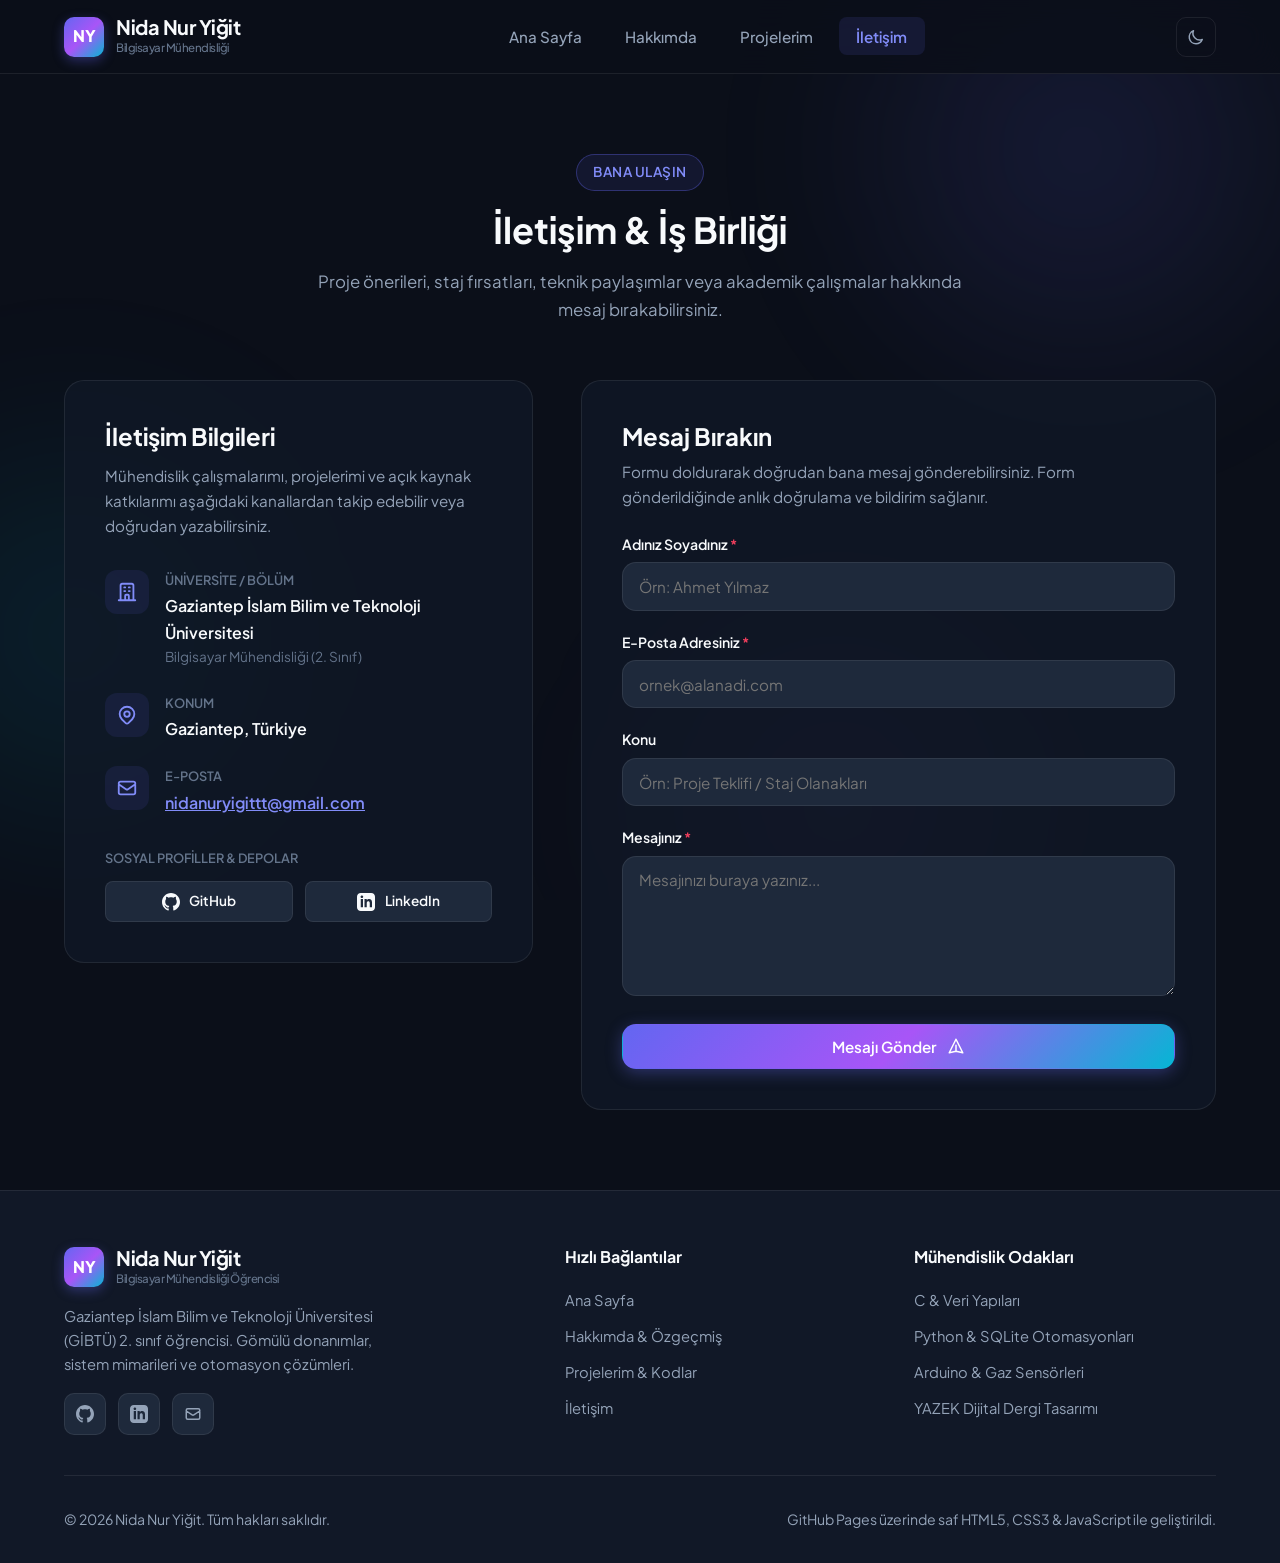
<file: contact.html>
<!DOCTYPE html>
<html lang="tr" data-theme="dark">
<head>
  <meta charset="UTF-8">
  <meta name="viewport" content="width=device-width, initial-scale=1.0">
  <title>İletişim | Nida Nur Yiğit - Bilgisayar Mühendisliği</title>
  <meta name="description" content="Nida Nur Yiğit ile iletişime geçin: Proje ortaklıkları, staj olanakları, gömülü sistemler ve yazılım otomasyonları üzerine görüşmeler.">
  <meta name="author" content="Nida Nur Yiğit">

  <!-- Favicon SVG -->
  <link rel="icon" type="image/svg+xml" href="data:image/svg+xml,<svg xmlns='http://www.w3.org/2000/svg' viewBox='0 0 100 100'><rect width='100' height='100' rx='25' fill='%236366f1'/><text x='50' y='68' font-size='55' font-weight='800' fill='white' text-anchor='middle' font-family='sans-serif'>NY</text></svg>">

  <!-- Google Fonts -->
  <link rel="preconnect" href="https://fonts.googleapis.com">
  <link rel="preconnect" href="https://fonts.gstatic.com" crossorigin>
  <link href="https://fonts.googleapis.com/css2?family=Plus+Jakarta+Sans:wght@300;400;500;600;700;800&family=JetBrains+Mono:wght@400;500;600&display=swap" rel="stylesheet">

  <!-- Ana Stil Dosyası (Relative Path) -->
  <link rel="stylesheet" href="./css/style.css">
</head>
<body>

  <!-- Arka Plan Dekoratif Işık Efektleri -->
  <div class="ambient-glow" aria-hidden="true">
    <div class="ambient-blob-1"></div>
    <div class="ambient-blob-2"></div>
    <div class="ambient-blob-3"></div>
  </div>

  <!-- Üst Navigasyon / Header -->
  <header class="site-header">
    <div class="container nav-container">
      <a href="./index.html" class="brand-logo" aria-label="Nida Nur Yiğit Ana Sayfa">
        <div class="logo-badge">NY</div>
        <div class="brand-text">
          <span class="name">Nida Nur Yiğit</span>
          <span class="subtitle">Bilgisayar Mühendisliği</span>
        </div>
      </a>

      <!-- Masaüstü Navigasyon -->
      <nav class="desktop-nav" aria-label="Ana Menü">
        <ul class="nav-menu">
          <li><a href="./index.html" class="nav-link">Ana Sayfa</a></li>
          <li><a href="./about.html" class="nav-link">Hakkımda</a></li>
          <li><a href="./projects.html" class="nav-link">Projelerim</a></li>
          <li><a href="./contact.html" class="nav-link active">İletişim</a></li>
        </ul>
      </nav>

      <!-- Aksiyonlar (Tema & Menü Butonu) -->
      <div class="nav-actions">
        <button type="button" class="theme-toggle" aria-label="Açık/Koyu Tema Değiştir" title="Temayı Değiştir">
          <svg class="icon-moon" xmlns="http://www.w3.org/2000/svg" fill="none" viewBox="0 0 24 24" stroke="currentColor">
            <path stroke-linecap="round" stroke-linejoin="round" stroke-width="2" d="M20.354 15.354A9 9 0 018.646 3.646 9.003 9.003 0 0012 21a9.003 9.003 0 008.354-5.646z" />
          </svg>
          <svg class="icon-sun" xmlns="http://www.w3.org/2000/svg" fill="none" viewBox="0 0 24 24" stroke="currentColor">
            <path stroke-linecap="round" stroke-linejoin="round" stroke-width="2" d="M12 3v1m0 16v1m9-9h-1M4 9h-1m15.364 6.364l-.707-.707M6.343 6.343l-.707-.707m12.728 0l-.707.707M6.343 17.657l-.707.707M16 12a4 4 0 11-8 0 4 4 0 018 0z" />
          </svg>
        </button>

        <button type="button" class="hamburger" aria-label="Mobil Menüyü Aç/Kapat" aria-expanded="false">
          <span></span>
          <span></span>
          <span></span>
        </button>
      </div>
    </div>
  </header>

  <!-- Mobil Çekmece Menü -->
  <div class="mobile-nav" aria-label="Mobil Menü">
    <a href="./index.html" class="nav-link">Ana Sayfa</a>
    <a href="./about.html" class="nav-link">Hakkımda</a>
    <a href="./projects.html" class="nav-link">Projelerim</a>
    <a href="./contact.html" class="nav-link active">İletişim</a>
  </div>

  <main>
    <!-- ==================== İLETİŞİM BÖLÜMÜ ==================== -->
    <section class="section">
      <div class="container">
        <div class="section-header">
          <span class="section-badge">Bana Ulaşın</span>
          <h1 class="section-title">İletişim &amp; İş Birliği</h1>
          <p class="section-subtitle">
            Proje önerileri, staj fırsatları, teknik paylaşımlar veya akademik çalışmalar hakkında mesaj bırakabilirsiniz.
          </p>
        </div>

        <div class="contact-grid">
          <!-- Sol Sütun: Bilgi Kartı ve Sosyal Medya -->
          <div class="contact-info-card">
            <div>
              <h2 style="font-size: 1.5rem; margin-bottom: 0.75rem;">İletişim Bilgileri</h2>
              <p style="font-size: 0.95rem;">
                Mühendislik çalışmalarımı, projelerimi ve açık kaynak katkılarımı aşağıdaki kanallardan takip edebilir veya doğrudan yazabilirsiniz.
              </p>
            </div>

            <!-- Bilgi Maddeleri -->
            <div style="display: flex; flex-direction: column; gap: 1.5rem;">
              <div class="contact-item">
                <div class="contact-icon">
                  <svg xmlns="http://www.w3.org/2000/svg" width="22" height="22" fill="none" viewBox="0 0 24 24" stroke="currentColor">
                    <path stroke-linecap="round" stroke-linejoin="round" stroke-width="2" d="M19 21V5a2 2 0 00-2-2H7a2 2 0 00-2 2v16m14 0h2m-2 0h-5m-9 0H3m2 0h5M9 7h1m-1 4h1m4-4h1m-1 4h1m-5 10v-5a1 1 0 011-1h2a1 1 0 011 1v5m-4 0h4" />
                  </svg>
                </div>
                <div>
                  <div class="contact-label">Üniversite / Bölüm</div>
                  <div class="contact-value">Gaziantep İslam Bilim ve Teknoloji Üniversitesi</div>
                  <div style="font-size: 0.85rem; color: var(--text-dim);">Bilgisayar Mühendisliği (2. Sınıf)</div>
                </div>
              </div>

              <div class="contact-item">
                <div class="contact-icon">
                  <svg xmlns="http://www.w3.org/2000/svg" width="22" height="22" fill="none" viewBox="0 0 24 24" stroke="currentColor">
                    <path stroke-linecap="round" stroke-linejoin="round" stroke-width="2" d="M17.657 16.657L13.414 20.9a1.998 1.998 0 01-2.827 0l-4.244-4.243a8 8 0 1111.314 0z" />
                    <path stroke-linecap="round" stroke-linejoin="round" stroke-width="2" d="M15 11a3 3 0 11-6 0 3 3 0 016 0z" />
                  </svg>
                </div>
                <div>
                  <div class="contact-label">Konum</div>
                  <div class="contact-value">Gaziantep, Türkiye</div>
                </div>
              </div>

              <div class="contact-item">
                <div class="contact-icon">
                  <svg xmlns="http://www.w3.org/2000/svg" width="22" height="22" fill="none" viewBox="0 0 24 24" stroke="currentColor">
                    <path stroke-linecap="round" stroke-linejoin="round" stroke-width="2" d="M3 8l7.89 5.26a2 2 0 002.22 0L21 8M5 19h14a2 2 0 002-2V7a2 2 0 00-2-2H5a2 2 0 00-2 2v10a2 2 0 002 2z" />
                  </svg>
                </div>
                <div>
                  <div class="contact-label">E-Posta</div>
                  <div class="contact-value">
                    <a href="mailto:nidanuryigittt@gmail.com" class="text-primary" style="text-decoration: underline;">
                      nidanuryigittt@gmail.com
                    </a>
                  </div>
                </div>
              </div>
            </div>

            <!-- Sosyal Ağ Bağlantıları -->
            <div>
              <div class="contact-label" style="margin-bottom: 0.75rem;">Sosyal Profiller &amp; Depolar</div>
              <div class="social-links">
                <a href="https://github.com/nidanuryigit" target="_blank" rel="noopener noreferrer" class="btn btn-secondary btn-sm" style="flex: 1;">
                  <svg xmlns="http://www.w3.org/2000/svg" width="16" height="16" viewBox="0 0 24 24" fill="currentColor">
                    <path d="M12 0c-6.626 0-12 5.373-12 12 0 5.302 3.438 9.8 8.207 11.387.599.111.793-.261.793-.577v-2.234c-3.338.726-4.033-1.416-4.033-1.416-.546-1.387-1.333-1.756-1.333-1.756-1.089-.745.083-.729.083-.729 1.205.084 1.839 1.237 1.839 1.237 1.07 1.834 2.807 1.304 3.492.997.107-.775.418-1.305.762-1.604-2.665-.305-5.467-1.334-5.467-5.931 0-1.311.469-2.381 1.236-3.221-.124-.303-.535-1.524.117-3.176 0 0 1.008-.322 3.301 1.23.957-.266 1.983-.399 3.003-.404 1.02.005 2.047.138 3.006.404 2.291-1.552 3.297-1.23 3.297-1.23.653 1.653.242 2.874.118 3.176.77.84 1.235 1.911 1.235 3.221 0 4.609-2.807 5.624-5.479 5.921.43.372.823 1.102.823 2.222v3.293c0 .319.192.694.801.576 4.765-1.589 8.199-6.086 8.199-11.386 0-6.627-5.373-12-12-12z"/>
                  </svg>
                  <span>GitHub</span>
                </a>
                <a href="https://linkedin.com/in/nidanuryigit" target="_blank" rel="noopener noreferrer" class="btn btn-secondary btn-sm" style="flex: 1;">
                  <svg xmlns="http://www.w3.org/2000/svg" width="16" height="16" viewBox="0 0 24 24" fill="currentColor">
                    <path d="M19 0h-14c-2.761 0-5 2.239-5 5v14c0 2.761 2.239 5 5 5h14c2.762 0 5-2.239 5-5v-14c0-2.761-2.238-5-5-5zm-11 19h-3v-11h3v11zm-1.5-12.268c-.966 0-1.75-.79-1.75-1.764s.784-1.764 1.75-1.764 1.75.79 1.75 1.764-.783 1.764-1.75 1.764zm13.5 12.268h-3v-5.604c0-3.368-4-3.113-4 0v5.604h-3v-11h3v1.765c1.396-2.586 7-2.777 7 2.476v6.759z"/>
                  </svg>
                  <span>LinkedIn</span>
                </a>
              </div>
            </div>
          </div>

          <!-- Sağ Sütun: Statik İletişim Formu -->
          <div class="contact-form-card">
            <h2 style="font-size: 1.5rem; margin-bottom: 0.5rem;">Mesaj Bırakın</h2>
            <p style="margin-bottom: 1.5rem; font-size: 0.95rem;">
              Formu doldurarak doğrudan bana mesaj gönderebilirsiniz. Form gönderildiğinde anlık doğrulama ve bildirim sağlanır.
            </p>

            <!-- Geri Bildirim Alanı (Vanilla JS kontrol eder) -->
            <div id="formFeedback" class="form-feedback" role="alert"></div>

            <form id="contactForm" class="contact-form" novalidate>
              <div class="form-group">
                <label for="name">Adınız Soyadınız <span style="color: var(--accent-rose);">*</span></label>
                <input type="text" id="name" name="name" class="form-control" placeholder="Örn: Ahmet Yılmaz" required>
              </div>

              <div class="form-group">
                <label for="email">E-Posta Adresiniz <span style="color: var(--accent-rose);">*</span></label>
                <input type="email" id="email" name="email" class="form-control" placeholder="ornek@alanadi.com" required>
              </div>

              <div class="form-group">
                <label for="subject">Konu</label>
                <input type="text" id="subject" name="subject" class="form-control" placeholder="Örn: Proje Teklifi / Staj Olanakları">
              </div>

              <div class="form-group">
                <label for="message">Mesajınız <span style="color: var(--accent-rose);">*</span></label>
                <textarea id="message" name="message" class="form-control" placeholder="Mesajınızı buraya yazınız..." required></textarea>
              </div>

              <button type="submit" class="btn btn-primary" style="margin-top: 0.5rem;">
                <span>Mesajı Gönder</span>
                <svg xmlns="http://www.w3.org/2000/svg" fill="none" viewBox="0 0 24 24" stroke="currentColor">
                  <path stroke-linecap="round" stroke-linejoin="round" stroke-width="2" d="M12 19l9 2-9-18-9 18 9-2zm0 0v-8" />
                </svg>
              </button>
            </form>
          </div>
        </div>
      </div>
    </section>
  </main>

  <!-- ==================== FOOTER ==================== -->
  <footer class="site-footer">
    <div class="container">
      <div class="footer-grid">
        <div class="footer-brand">
          <div class="brand-logo">
            <div class="logo-badge">NY</div>
            <div class="brand-text">
              <span class="name">Nida Nur Yiğit</span>
              <span class="subtitle">Bilgisayar Mühendisliği Öğrencisi</span>
            </div>
          </div>
          <p>
            Gaziantep İslam Bilim ve Teknoloji Üniversitesi (GİBTÜ) 2. sınıf öğrencisi. Gömülü donanımlar, sistem mimarileri ve otomasyon çözümleri.
          </p>
          <div class="social-links">
            <a href="https://github.com/nidanuryigit" target="_blank" rel="noopener noreferrer" class="social-btn" aria-label="GitHub">
              <svg xmlns="http://www.w3.org/2000/svg" width="18" height="18" viewBox="0 0 24 24" fill="currentColor">
                <path d="M12 0c-6.626 0-12 5.373-12 12 0 5.302 3.438 9.8 8.207 11.387.599.111.793-.261.793-.577v-2.234c-3.338.726-4.033-1.416-4.033-1.416-.546-1.387-1.333-1.756-1.333-1.756-1.089-.745.083-.729.083-.729 1.205.084 1.839 1.237 1.839 1.237 1.07 1.834 2.807 1.304 3.492.997.107-.775.418-1.305.762-1.604-2.665-.305-5.467-1.334-5.467-5.931 0-1.311.469-2.381 1.236-3.221-.124-.303-.535-1.524.117-3.176 0 0 1.008-.322 3.301 1.23.957-.266 1.983-.399 3.003-.404 1.02.005 2.047.138 3.006.404 2.291-1.552 3.297-1.23 3.297-1.23.653 1.653.242 2.874.118 3.176.77.84 1.235 1.911 1.235 3.221 0 4.609-2.807 5.624-5.479 5.921.43.372.823 1.102.823 2.222v3.293c0 .319.192.694.801.576 4.765-1.589 8.199-6.086 8.199-11.386 0-6.627-5.373-12-12-12z"/>
              </svg>
            </a>
            <a href="https://linkedin.com/in/nidanuryigit" target="_blank" rel="noopener noreferrer" class="social-btn" aria-label="LinkedIn">
              <svg xmlns="http://www.w3.org/2000/svg" width="18" height="18" viewBox="0 0 24 24" fill="currentColor">
                <path d="M19 0h-14c-2.761 0-5 2.239-5 5v14c0 2.761 2.239 5 5 5h14c2.762 0 5-2.239 5-5v-14c0-2.761-2.238-5-5-5zm-11 19h-3v-11h3v11zm-1.5-12.268c-.966 0-1.75-.79-1.75-1.764s.784-1.764 1.75-1.764 1.75.79 1.75 1.764-.783 1.764-1.75 1.764zm13.5 12.268h-3v-5.604c0-3.368-4-3.113-4 0v5.604h-3v-11h3v1.765c1.396-2.586 7-2.777 7 2.476v6.759z"/>
              </svg>
            </a>
            <a href="mailto:nidanuryigittt@gmail.com" class="social-btn" aria-label="E-posta">
              <svg xmlns="http://www.w3.org/2000/svg" width="18" height="18" fill="none" viewBox="0 0 24 24" stroke="currentColor">
                <path stroke-linecap="round" stroke-linejoin="round" stroke-width="2" d="M3 8l7.89 5.26a2 2 0 002.22 0L21 8M5 19h14a2 2 0 002-2V7a2 2 0 00-2-2H5a2 2 0 00-2 2v10a2 2 0 002 2z" />
              </svg>
            </a>
          </div>
        </div>

        <div class="footer-column">
          <h4>Hızlı Bağlantılar</h4>
          <ul class="footer-links">
            <li><a href="./index.html">Ana Sayfa</a></li>
            <li><a href="./about.html">Hakkımda &amp; Özgeçmiş</a></li>
            <li><a href="./projects.html">Projelerim &amp; Kodlar</a></li>
            <li><a href="./contact.html">İletişim</a></li>
          </ul>
        </div>

        <div class="footer-column">
          <h4>Mühendislik Odakları</h4>
          <ul class="footer-links">
            <li><a href="./projects.html">C &amp; Veri Yapıları</a></li>
            <li><a href="./projects.html">Python &amp; SQLite Otomasyonları</a></li>
            <li><a href="./projects.html">Arduino &amp; Gaz Sensörleri</a></li>
            <li><a href="./about.html">YAZEK Dijital Dergi Tasarımı</a></li>
          </ul>
        </div>
      </div>

      <div class="footer-bottom">
        <p>&copy; 2026 Nida Nur Yiğit. Tüm hakları saklıdır.</p>
        <p>GitHub Pages üzerinde saf HTML5, CSS3 &amp; JavaScript ile geliştirildi.</p>
      </div>
    </div>
  </footer>

  <!-- Ana JavaScript Dosyası (Relative Path) -->
  <script src="./js/main.js"></script>
</body>
</html>
</file>
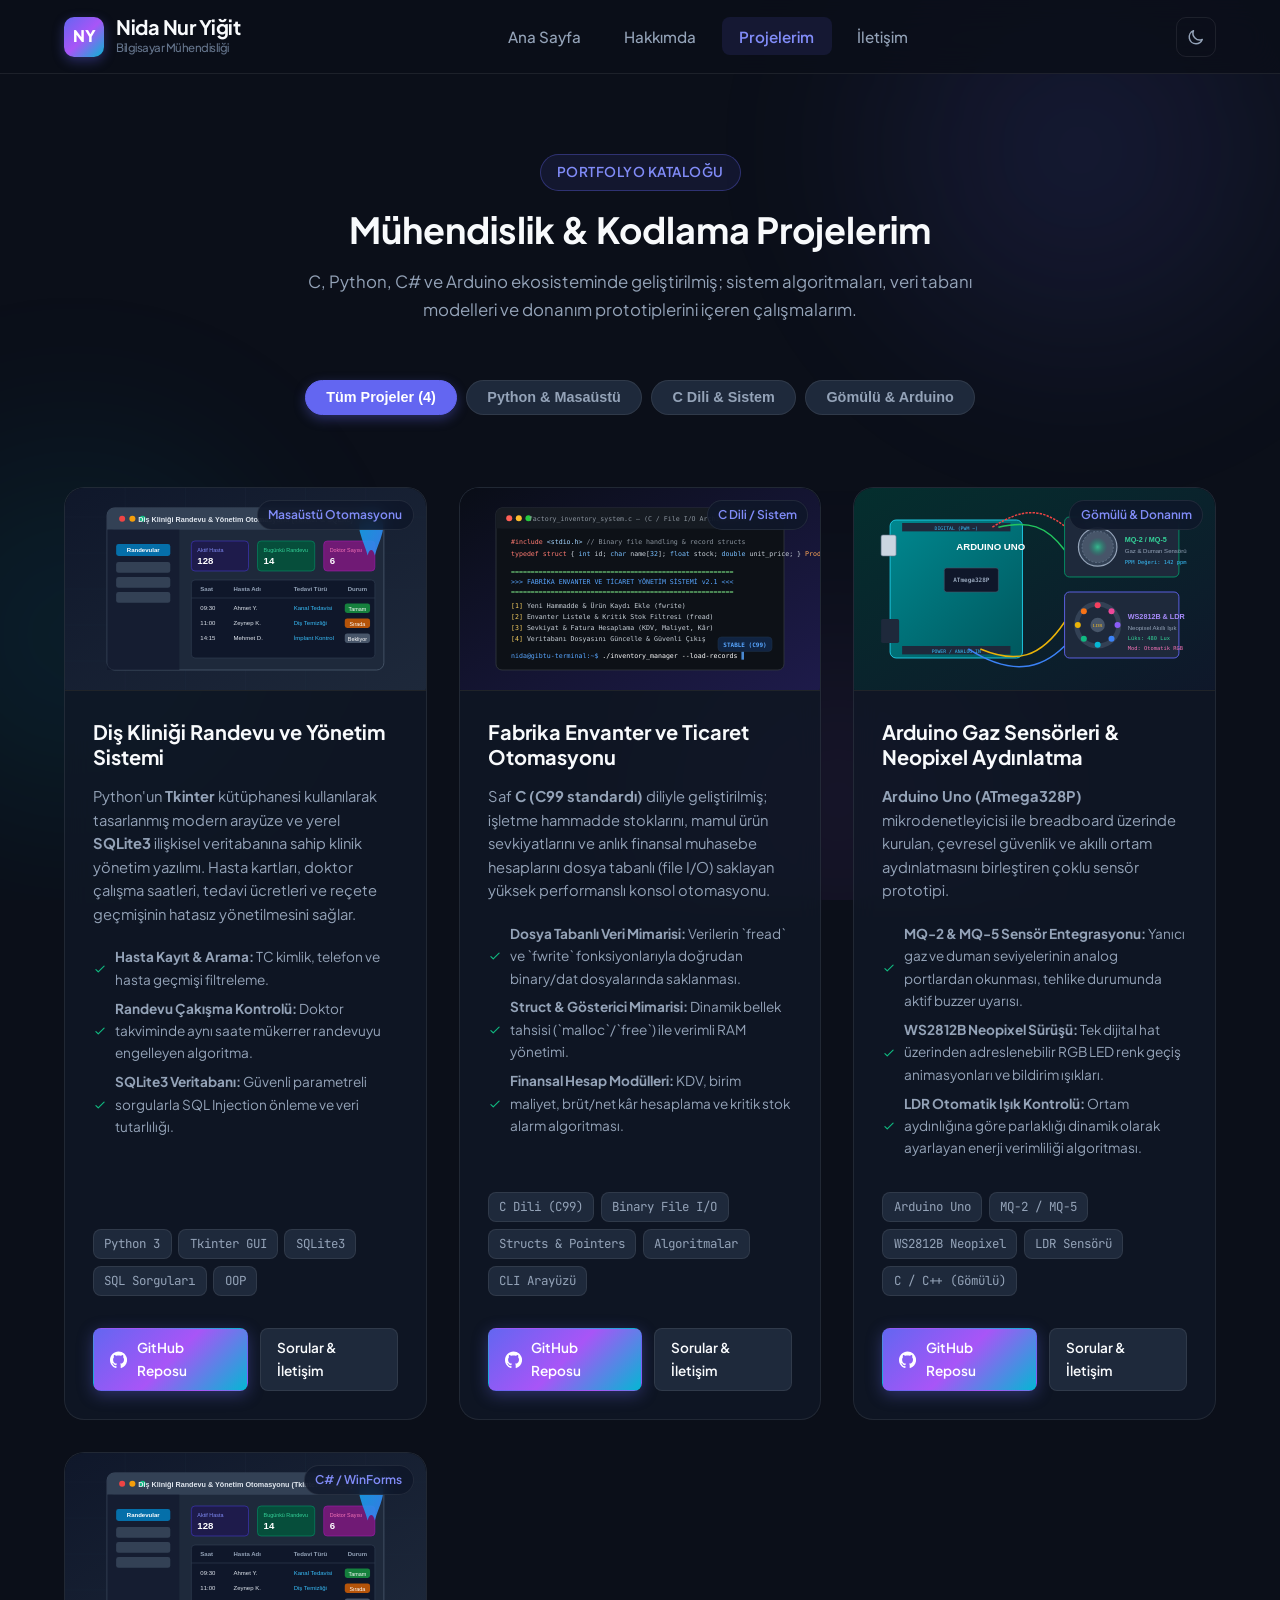
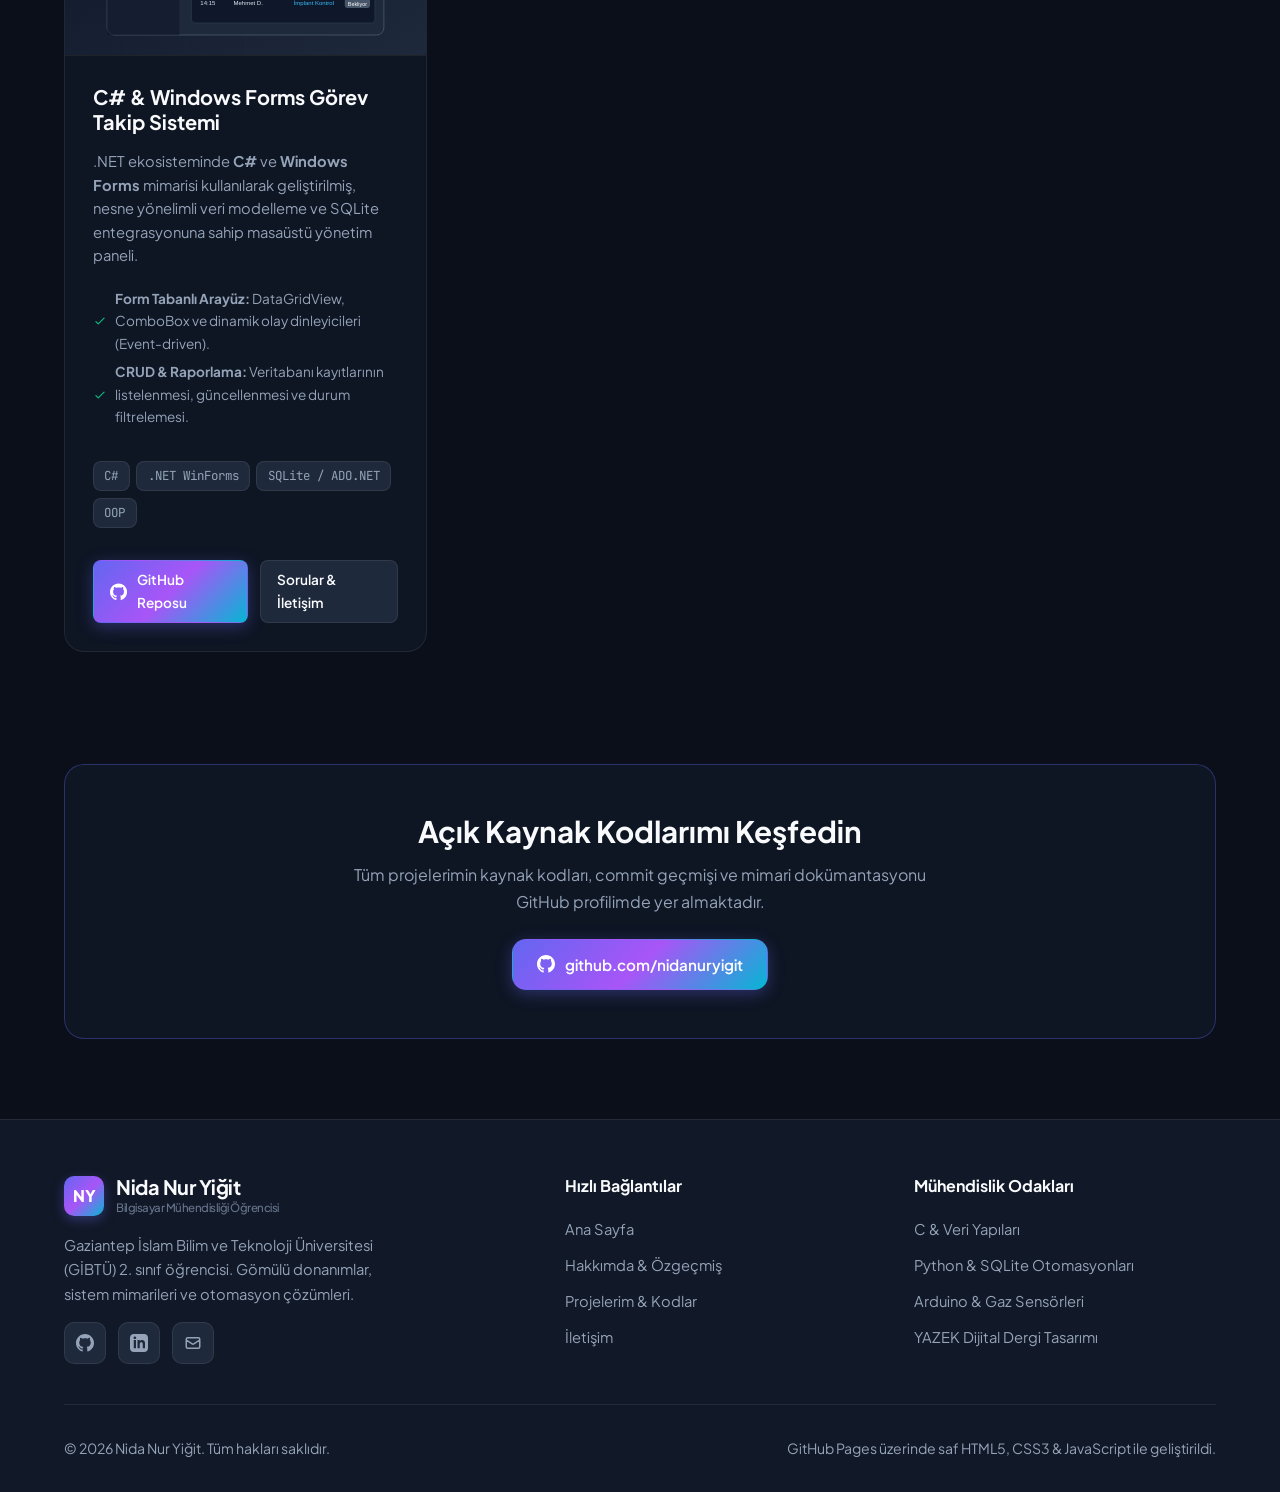
<file: projects.html>
<!DOCTYPE html>
<html lang="tr" data-theme="dark">
<head>
  <meta charset="UTF-8">
  <meta name="viewport" content="width=device-width, initial-scale=1.0">
  <title>Projelerim | Nida Nur Yiğit - Bilgisayar Mühendisliği</title>
  <meta name="description" content="Nida Nur Yiğit tarafından geliştirilen yazılım ve gömülü sistem projeleri: Python Tkinter & SQLite otomasyonu, C dili envanter sistemi, Arduino & sensör prototipleri.">
  <meta name="author" content="Nida Nur Yiğit">

  <!-- Favicon SVG -->
  <link rel="icon" type="image/svg+xml" href="data:image/svg+xml,<svg xmlns='http://www.w3.org/2000/svg' viewBox='0 0 100 100'><rect width='100' height='100' rx='25' fill='%236366f1'/><text x='50' y='68' font-size='55' font-weight='800' fill='white' text-anchor='middle' font-family='sans-serif'>NY</text></svg>">

  <!-- Google Fonts -->
  <link rel="preconnect" href="https://fonts.googleapis.com">
  <link rel="preconnect" href="https://fonts.gstatic.com" crossorigin>
  <link href="https://fonts.googleapis.com/css2?family=Plus+Jakarta+Sans:wght@300;400;500;600;700;800&family=JetBrains+Mono:wght@400;500;600&display=swap" rel="stylesheet">

  <!-- Ana Stil Dosyası (Relative Path) -->
  <link rel="stylesheet" href="./css/style.css">
</head>
<body>

  <!-- Arka Plan Dekoratif Işık Efektleri -->
  <div class="ambient-glow" aria-hidden="true">
    <div class="ambient-blob-1"></div>
    <div class="ambient-blob-2"></div>
    <div class="ambient-blob-3"></div>
  </div>

  <!-- Üst Navigasyon / Header -->
  <header class="site-header">
    <div class="container nav-container">
      <a href="./index.html" class="brand-logo" aria-label="Nida Nur Yiğit Ana Sayfa">
        <div class="logo-badge">NY</div>
        <div class="brand-text">
          <span class="name">Nida Nur Yiğit</span>
          <span class="subtitle">Bilgisayar Mühendisliği</span>
        </div>
      </a>

      <!-- Masaüstü Navigasyon -->
      <nav class="desktop-nav" aria-label="Ana Menü">
        <ul class="nav-menu">
          <li><a href="./index.html" class="nav-link">Ana Sayfa</a></li>
          <li><a href="./about.html" class="nav-link">Hakkımda</a></li>
          <li><a href="./projects.html" class="nav-link active">Projelerim</a></li>
          <li><a href="./contact.html" class="nav-link">İletişim</a></li>
        </ul>
      </nav>

      <!-- Aksiyonlar (Tema & Menü Butonu) -->
      <div class="nav-actions">
        <button type="button" class="theme-toggle" aria-label="Açık/Koyu Tema Değiştir" title="Temayı Değiştir">
          <svg class="icon-moon" xmlns="http://www.w3.org/2000/svg" fill="none" viewBox="0 0 24 24" stroke="currentColor">
            <path stroke-linecap="round" stroke-linejoin="round" stroke-width="2" d="M20.354 15.354A9 9 0 018.646 3.646 9.003 9.003 0 0012 21a9.003 9.003 0 008.354-5.646z" />
          </svg>
          <svg class="icon-sun" xmlns="http://www.w3.org/2000/svg" fill="none" viewBox="0 0 24 24" stroke="currentColor">
            <path stroke-linecap="round" stroke-linejoin="round" stroke-width="2" d="M12 3v1m0 16v1m9-9h-1M4 9h-1m15.364 6.364l-.707-.707M6.343 6.343l-.707-.707m12.728 0l-.707.707M6.343 17.657l-.707.707M16 12a4 4 0 11-8 0 4 4 0 018 0z" />
          </svg>
        </button>

        <button type="button" class="hamburger" aria-label="Mobil Menüyü Aç/Kapat" aria-expanded="false">
          <span></span>
          <span></span>
          <span></span>
        </button>
      </div>
    </div>
  </header>

  <!-- Mobil Çekmece Menü -->
  <div class="mobile-nav" aria-label="Mobil Menü">
    <a href="./index.html" class="nav-link">Ana Sayfa</a>
    <a href="./about.html" class="nav-link">Hakkımda</a>
    <a href="./projects.html" class="nav-link active">Projelerim</a>
    <a href="./contact.html" class="nav-link">İletişim</a>
  </div>

  <main>
    <!-- ==================== PROJELER BAŞLIK & FİLTRELER ==================== -->
    <section class="section" style="padding-bottom: 2rem;">
      <div class="container">
        <div class="section-header">
          <span class="section-badge">Portfolyo Kataloğu</span>
          <h1 class="section-title">Mühendislik &amp; Kodlama Projelerim</h1>
          <p class="section-subtitle">
            C, Python, C# ve Arduino ekosisteminde geliştirilmiş; sistem algoritmaları, veri tabanı modelleri ve donanım prototiplerini içeren çalışmalarım.
          </p>
        </div>

        <!-- Filtreleme Butonları (Vanilla JS ile Çalışır) -->
        <div class="projects-filter-bar">
          <button type="button" class="filter-btn active" data-filter="all">Tüm Projeler (4)</button>
          <button type="button" class="filter-btn" data-filter="python-desktop">Python &amp; Masaüstü</button>
          <button type="button" class="filter-btn" data-filter="c-system">C Dili &amp; Sistem</button>
          <button type="button" class="filter-btn" data-filter="embedded">Gömülü &amp; Arduino</button>
        </div>
      </div>
    </section>

    <!-- ==================== PROJE KARTLARI LİSTESİ ==================== -->
    <section class="section" style="padding-top: 0;">
      <div class="container">
        <div class="projects-grid">

          <!-- PROJE 1: DİŞ KLİNİĞİ SİSTEMİ -->
          <article class="card project-card" id="project-dental" data-category="python-desktop">
            <div class="project-thumb">
              <img src="./assets/images/project-dental.svg" alt="Diş Kliniği Randevu ve Yönetim Sistemi Ekran Görüntüsü" loading="lazy">
              <span class="project-badge">Masaüstü Otomasyonu</span>
            </div>
            <div class="project-body">
              <h2 class="project-title">Diş Kliniği Randevu ve Yönetim Sistemi</h2>
              <p class="project-description">
                Python'un <strong>Tkinter</strong> kütüphanesi kullanılarak tasarlanmış modern arayüze ve yerel <strong>SQLite3</strong> ilişkisel veritabanına sahip klinik yönetim yazılımı. Hasta kartları, doktor çalışma saatleri, tedavi ücretleri ve reçete geçmişinin hatasız yönetilmesini sağlar.
              </p>
              
              <ul class="project-features">
                <li>
                  <svg xmlns="http://www.w3.org/2000/svg" fill="none" viewBox="0 0 24 24" stroke="currentColor"><path stroke-linecap="round" stroke-linejoin="round" stroke-width="2" d="M5 13l4 4L19 7"/></svg>
                  <span><strong>Hasta Kayıt &amp; Arama:</strong> TC kimlik, telefon ve hasta geçmişi filtreleme.</span>
                </li>
                <li>
                  <svg xmlns="http://www.w3.org/2000/svg" fill="none" viewBox="0 0 24 24" stroke="currentColor"><path stroke-linecap="round" stroke-linejoin="round" stroke-width="2" d="M5 13l4 4L19 7"/></svg>
                  <span><strong>Randevu Çakışma Kontrolü:</strong> Doktor takviminde aynı saate mükerrer randevuyu engelleyen algoritma.</span>
                </li>
                <li>
                  <svg xmlns="http://www.w3.org/2000/svg" fill="none" viewBox="0 0 24 24" stroke="currentColor"><path stroke-linecap="round" stroke-linejoin="round" stroke-width="2" d="M5 13l4 4L19 7"/></svg>
                  <span><strong>SQLite3 Veritabanı:</strong> Güvenli parametreli sorgularla SQL Injection önleme ve veri tutarlılığı.</span>
                </li>
              </ul>

              <div class="project-tech">
                <span class="tech-pill">Python 3</span>
                <span class="tech-pill">Tkinter GUI</span>
                <span class="tech-pill">SQLite3</span>
                <span class="tech-pill">SQL Sorguları</span>
                <span class="tech-pill">OOP</span>
              </div>

              <div class="project-actions">
                <a href="https://github.com/nidanuryigit" target="_blank" rel="noopener noreferrer" class="btn btn-primary btn-sm">
                  <svg xmlns="http://www.w3.org/2000/svg" width="16" height="16" viewBox="0 0 24 24" fill="currentColor">
                    <path d="M12 0c-6.626 0-12 5.373-12 12 0 5.302 3.438 9.8 8.207 11.387.599.111.793-.261.793-.577v-2.234c-3.338.726-4.033-1.416-4.033-1.416-.546-1.387-1.333-1.756-1.333-1.756-1.089-.745.083-.729.083-.729 1.205.084 1.839 1.237 1.839 1.237 1.07 1.834 2.807 1.304 3.492.997.107-.775.418-1.305.762-1.604-2.665-.305-5.467-1.334-5.467-5.931 0-1.311.469-2.381 1.236-3.221-.124-.303-.535-1.524.117-3.176 0 0 1.008-.322 3.301 1.23.957-.266 1.983-.399 3.003-.404 1.02.005 2.047.138 3.006.404 2.291-1.552 3.297-1.23 3.297-1.23.653 1.653.242 2.874.118 3.176.77.84 1.235 1.911 1.235 3.221 0 4.609-2.807 5.624-5.479 5.921.43.372.823 1.102.823 2.222v3.293c0 .319.192.694.801.576 4.765-1.589 8.199-6.086 8.199-11.386 0-6.627-5.373-12-12-12z"/>
                  </svg>
                  <span>GitHub Reposu</span>
                </a>
                <a href="./contact.html" class="btn btn-secondary btn-sm">Sorular &amp; İletişim</a>
              </div>
            </div>
          </article>

          <!-- PROJE 2: FABRİKA ENVANTER VE TİCARET SİSTEMİ -->
          <article class="card project-card" id="project-factory" data-category="c-system">
            <div class="project-thumb">
              <img src="./assets/images/project-factory.svg" alt="Fabrika Envanter ve Ticaret Otomasyonu Terminal Arayüzü" loading="lazy">
              <span class="project-badge">C Dili / Sistem</span>
            </div>
            <div class="project-body">
              <h2 class="project-title">Fabrika Envanter ve Ticaret Otomasyonu</h2>
              <p class="project-description">
                Saf <strong>C (C99 standardı)</strong> diliyle geliştirilmiş; işletme hammadde stoklarını, mamul ürün sevkiyatlarını ve anlık finansal muhasebe hesaplarını dosya tabanlı (file I/O) saklayan yüksek performanslı konsol otomasyonu.
              </p>

              <ul class="project-features">
                <li>
                  <svg xmlns="http://www.w3.org/2000/svg" fill="none" viewBox="0 0 24 24" stroke="currentColor"><path stroke-linecap="round" stroke-linejoin="round" stroke-width="2" d="M5 13l4 4L19 7"/></svg>
                  <span><strong>Dosya Tabanlı Veri Mimarisi:</strong> Verilerin `fread` ve `fwrite` fonksiyonlarıyla doğrudan binary/dat dosyalarında saklanması.</span>
                </li>
                <li>
                  <svg xmlns="http://www.w3.org/2000/svg" fill="none" viewBox="0 0 24 24" stroke="currentColor"><path stroke-linecap="round" stroke-linejoin="round" stroke-width="2" d="M5 13l4 4L19 7"/></svg>
                  <span><strong>Struct &amp; Gösterici Mimarisi:</strong> Dinamik bellek tahsisi (`malloc`/`free`) ile verimli RAM yönetimi.</span>
                </li>
                <li>
                  <svg xmlns="http://www.w3.org/2000/svg" fill="none" viewBox="0 0 24 24" stroke="currentColor"><path stroke-linecap="round" stroke-linejoin="round" stroke-width="2" d="M5 13l4 4L19 7"/></svg>
                  <span><strong>Finansal Hesap Modülleri:</strong> KDV, birim maliyet, brüt/net kâr hesaplama ve kritik stok alarm algoritması.</span>
                </li>
              </ul>

              <div class="project-tech">
                <span class="tech-pill">C Dili (C99)</span>
                <span class="tech-pill">Binary File I/O</span>
                <span class="tech-pill">Structs &amp; Pointers</span>
                <span class="tech-pill">Algoritmalar</span>
                <span class="tech-pill">CLI Arayüzü</span>
              </div>

              <div class="project-actions">
                <a href="https://github.com/nidanuryigit" target="_blank" rel="noopener noreferrer" class="btn btn-primary btn-sm">
                  <svg xmlns="http://www.w3.org/2000/svg" width="16" height="16" viewBox="0 0 24 24" fill="currentColor">
                    <path d="M12 0c-6.626 0-12 5.373-12 12 0 5.302 3.438 9.8 8.207 11.387.599.111.793-.261.793-.577v-2.234c-3.338.726-4.033-1.416-4.033-1.416-.546-1.387-1.333-1.756-1.333-1.756-1.089-.745.083-.729.083-.729 1.205.084 1.839 1.237 1.839 1.237 1.07 1.834 2.807 1.304 3.492.997.107-.775.418-1.305.762-1.604-2.665-.305-5.467-1.334-5.467-5.931 0-1.311.469-2.381 1.236-3.221-.124-.303-.535-1.524.117-3.176 0 0 1.008-.322 3.301 1.23.957-.266 1.983-.399 3.003-.404 1.02.005 2.047.138 3.006.404 2.291-1.552 3.297-1.23 3.297-1.23.653 1.653.242 2.874.118 3.176.77.84 1.235 1.911 1.235 3.221 0 4.609-2.807 5.624-5.479 5.921.43.372.823 1.102.823 2.222v3.293c0 .319.192.694.801.576 4.765-1.589 8.199-6.086 8.199-11.386 0-6.627-5.373-12-12-12z"/>
                  </svg>
                  <span>GitHub Reposu</span>
                </a>
                <a href="./contact.html" class="btn btn-secondary btn-sm">Sorular &amp; İletişim</a>
              </div>
            </div>
          </article>

          <!-- PROJE 3: ARDUINO SENSÖR VE AYDINLATMA PROTOTİPLERİ -->
          <article class="card project-card" id="project-arduino" data-category="embedded">
            <div class="project-thumb">
              <img src="./assets/images/project-arduino.svg" alt="Arduino Gaz Sensörü ve Neopixel Aydınlatma Devre Şeması" loading="lazy">
              <span class="project-badge">Gömülü &amp; Donanım</span>
            </div>
            <div class="project-body">
              <h2 class="project-title">Arduino Gaz Sensörleri &amp; Neopixel Aydınlatma</h2>
              <p class="project-description">
                <strong>Arduino Uno (ATmega328P)</strong> mikrodenetleyicisi ile breadboard üzerinde kurulan, çevresel güvenlik ve akıllı ortam aydınlatmasını birleştiren çoklu sensör prototipi.
              </p>

              <ul class="project-features">
                <li>
                  <svg xmlns="http://www.w3.org/2000/svg" fill="none" viewBox="0 0 24 24" stroke="currentColor"><path stroke-linecap="round" stroke-linejoin="round" stroke-width="2" d="M5 13l4 4L19 7"/></svg>
                  <span><strong>MQ-2 &amp; MQ-5 Sensör Entegrasyonu:</strong> Yanıcı gaz ve duman seviyelerinin analog portlardan okunması, tehlike durumunda aktif buzzer uyarısı.</span>
                </li>
                <li>
                  <svg xmlns="http://www.w3.org/2000/svg" fill="none" viewBox="0 0 24 24" stroke="currentColor"><path stroke-linecap="round" stroke-linejoin="round" stroke-width="2" d="M5 13l4 4L19 7"/></svg>
                  <span><strong>WS2812B Neopixel Sürüşü:</strong> Tek dijital hat üzerinden adreslenebilir RGB LED renk geçiş animasyonları ve bildirim ışıkları.</span>
                </li>
                <li>
                  <svg xmlns="http://www.w3.org/2000/svg" fill="none" viewBox="0 0 24 24" stroke="currentColor"><path stroke-linecap="round" stroke-linejoin="round" stroke-width="2" d="M5 13l4 4L19 7"/></svg>
                  <span><strong>LDR Otomatik Işık Kontrolü:</strong> Ortam aydınlığına göre parlaklığı dinamik olarak ayarlayan enerji verimliliği algoritması.</span>
                </li>
              </ul>

              <div class="project-tech">
                <span class="tech-pill">Arduino Uno</span>
                <span class="tech-pill">MQ-2 / MQ-5</span>
                <span class="tech-pill">WS2812B Neopixel</span>
                <span class="tech-pill">LDR Sensörü</span>
                <span class="tech-pill">C / C++ (Gömülü)</span>
              </div>

              <div class="project-actions">
                <a href="https://github.com/nidanuryigit" target="_blank" rel="noopener noreferrer" class="btn btn-primary btn-sm">
                  <svg xmlns="http://www.w3.org/2000/svg" width="16" height="16" viewBox="0 0 24 24" fill="currentColor">
                    <path d="M12 0c-6.626 0-12 5.373-12 12 0 5.302 3.438 9.8 8.207 11.387.599.111.793-.261.793-.577v-2.234c-3.338.726-4.033-1.416-4.033-1.416-.546-1.387-1.333-1.756-1.333-1.756-1.089-.745.083-.729.083-.729 1.205.084 1.839 1.237 1.839 1.237 1.07 1.834 2.807 1.304 3.492.997.107-.775.418-1.305.762-1.604-2.665-.305-5.467-1.334-5.467-5.931 0-1.311.469-2.381 1.236-3.221-.124-.303-.535-1.524.117-3.176 0 0 1.008-.322 3.301 1.23.957-.266 1.983-.399 3.003-.404 1.02.005 2.047.138 3.006.404 2.291-1.552 3.297-1.23 3.297-1.23.653 1.653.242 2.874.118 3.176.77.84 1.235 1.911 1.235 3.221 0 4.609-2.807 5.624-5.479 5.921.43.372.823 1.102.823 2.222v3.293c0 .319.192.694.801.576 4.765-1.589 8.199-6.086 8.199-11.386 0-6.627-5.373-12-12-12z"/>
                  </svg>
                  <span>GitHub Reposu</span>
                </a>
                <a href="./contact.html" class="btn btn-secondary btn-sm">Sorular &amp; İletişim</a>
              </div>
            </div>
          </article>

          <!-- PROJE 4: C# WINDOWS FORMS YÖNETİM MODÜLÜ -->
          <article class="card project-card" id="project-csharp" data-category="python-desktop">
            <div class="project-thumb">
              <img src="./assets/images/project-dental.svg" alt="C# Windows Forms Yönetim Uygulaması" loading="lazy">
              <span class="project-badge">C# / WinForms</span>
            </div>
            <div class="project-body">
              <h2 class="project-title">C# &amp; Windows Forms Görev Takip Sistemi</h2>
              <p class="project-description">
                .NET ekosisteminde <strong>C#</strong> ve <strong>Windows Forms</strong> mimarisi kullanılarak geliştirilmiş, nesne yönelimli veri modelleme ve SQLite entegrasyonuna sahip masaüstü yönetim paneli.
              </p>

              <ul class="project-features">
                <li>
                  <svg xmlns="http://www.w3.org/2000/svg" fill="none" viewBox="0 0 24 24" stroke="currentColor"><path stroke-linecap="round" stroke-linejoin="round" stroke-width="2" d="M5 13l4 4L19 7"/></svg>
                  <span><strong>Form Tabanlı Arayüz:</strong> DataGridView, ComboBox ve dinamik olay dinleyicileri (Event-driven).</span>
                </li>
                <li>
                  <svg xmlns="http://www.w3.org/2000/svg" fill="none" viewBox="0 0 24 24" stroke="currentColor"><path stroke-linecap="round" stroke-linejoin="round" stroke-width="2" d="M5 13l4 4L19 7"/></svg>
                  <span><strong>CRUD &amp; Raporlama:</strong> Veritabanı kayıtlarının listelenmesi, güncellenmesi ve durum filtrelemesi.</span>
                </li>
              </ul>

              <div class="project-tech">
                <span class="tech-pill">C#</span>
                <span class="tech-pill">.NET WinForms</span>
                <span class="tech-pill">SQLite / ADO.NET</span>
                <span class="tech-pill">OOP</span>
              </div>

              <div class="project-actions">
                <a href="https://github.com/nidanuryigit" target="_blank" rel="noopener noreferrer" class="btn btn-primary btn-sm">
                  <svg xmlns="http://www.w3.org/2000/svg" width="16" height="16" viewBox="0 0 24 24" fill="currentColor">
                    <path d="M12 0c-6.626 0-12 5.373-12 12 0 5.302 3.438 9.8 8.207 11.387.599.111.793-.261.793-.577v-2.234c-3.338.726-4.033-1.416-4.033-1.416-.546-1.387-1.333-1.756-1.333-1.756-1.089-.745.083-.729.083-.729 1.205.084 1.839 1.237 1.839 1.237 1.07 1.834 2.807 1.304 3.492.997.107-.775.418-1.305.762-1.604-2.665-.305-5.467-1.334-5.467-5.931 0-1.311.469-2.381 1.236-3.221-.124-.303-.535-1.524.117-3.176 0 0 1.008-.322 3.301 1.23.957-.266 1.983-.399 3.003-.404 1.02.005 2.047.138 3.006.404 2.291-1.552 3.297-1.23 3.297-1.23.653 1.653.242 2.874.118 3.176.77.84 1.235 1.911 1.235 3.221 0 4.609-2.807 5.624-5.479 5.921.43.372.823 1.102.823 2.222v3.293c0 .319.192.694.801.576 4.765-1.589 8.199-6.086 8.199-11.386 0-6.627-5.373-12-12-12z"/>
                  </svg>
                  <span>GitHub Reposu</span>
                </a>
                <a href="./contact.html" class="btn btn-secondary btn-sm">Sorular &amp; İletişim</a>
              </div>
            </div>
          </article>

        </div>
      </div>
    </section>

    <!-- ==================== GITHUB ÇAĞRISI ==================== -->
    <section class="section" style="padding-top: 2rem;">
      <div class="container">
        <div class="card" style="padding: 3rem; text-align: center; border-color: var(--border-accent);">
          <h2 style="font-size: 1.85rem; margin-bottom: 0.75rem;">Açık Kaynak Kodlarımı Keşfedin</h2>
          <p style="max-width: 600px; margin: 0 auto 1.5rem auto;">
            Tüm projelerimin kaynak kodları, commit geçmişi ve mimari dokümantasyonu GitHub profilimde yer almaktadır.
          </p>
          <a href="https://github.com/nidanuryigit" target="_blank" rel="noopener noreferrer" class="btn btn-primary">
            <svg xmlns="http://www.w3.org/2000/svg" width="18" height="18" viewBox="0 0 24 24" fill="currentColor">
              <path d="M12 0c-6.626 0-12 5.373-12 12 0 5.302 3.438 9.8 8.207 11.387.599.111.793-.261.793-.577v-2.234c-3.338.726-4.033-1.416-4.033-1.416-.546-1.387-1.333-1.756-1.333-1.756-1.089-.745.083-.729.083-.729 1.205.084 1.839 1.237 1.839 1.237 1.07 1.834 2.807 1.304 3.492.997.107-.775.418-1.305.762-1.604-2.665-.305-5.467-1.334-5.467-5.931 0-1.311.469-2.381 1.236-3.221-.124-.303-.535-1.524.117-3.176 0 0 1.008-.322 3.301 1.23.957-.266 1.983-.399 3.003-.404 1.02.005 2.047.138 3.006.404 2.291-1.552 3.297-1.23 3.297-1.23.653 1.653.242 2.874.118 3.176.77.84 1.235 1.911 1.235 3.221 0 4.609-2.807 5.624-5.479 5.921.43.372.823 1.102.823 2.222v3.293c0 .319.192.694.801.576 4.765-1.589 8.199-6.086 8.199-11.386 0-6.627-5.373-12-12-12z"/>
            </svg>
            <span>github.com/nidanuryigit</span>
          </a>
        </div>
      </div>
    </section>
  </main>

  <!-- ==================== FOOTER ==================== -->
  <footer class="site-footer">
    <div class="container">
      <div class="footer-grid">
        <div class="footer-brand">
          <div class="brand-logo">
            <div class="logo-badge">NY</div>
            <div class="brand-text">
              <span class="name">Nida Nur Yiğit</span>
              <span class="subtitle">Bilgisayar Mühendisliği Öğrencisi</span>
            </div>
          </div>
          <p>
            Gaziantep İslam Bilim ve Teknoloji Üniversitesi (GİBTÜ) 2. sınıf öğrencisi. Gömülü donanımlar, sistem mimarileri ve otomasyon çözümleri.
          </p>
          <div class="social-links">
            <a href="https://github.com/nidanuryigit" target="_blank" rel="noopener noreferrer" class="social-btn" aria-label="GitHub">
              <svg xmlns="http://www.w3.org/2000/svg" width="18" height="18" viewBox="0 0 24 24" fill="currentColor">
                <path d="M12 0c-6.626 0-12 5.373-12 12 0 5.302 3.438 9.8 8.207 11.387.599.111.793-.261.793-.577v-2.234c-3.338.726-4.033-1.416-4.033-1.416-.546-1.387-1.333-1.756-1.333-1.756-1.089-.745.083-.729.083-.729 1.205.084 1.839 1.237 1.839 1.237 1.07 1.834 2.807 1.304 3.492.997.107-.775.418-1.305.762-1.604-2.665-.305-5.467-1.334-5.467-5.931 0-1.311.469-2.381 1.236-3.221-.124-.303-.535-1.524.117-3.176 0 0 1.008-.322 3.301 1.23.957-.266 1.983-.399 3.003-.404 1.02.005 2.047.138 3.006.404 2.291-1.552 3.297-1.23 3.297-1.23.653 1.653.242 2.874.118 3.176.77.84 1.235 1.911 1.235 3.221 0 4.609-2.807 5.624-5.479 5.921.43.372.823 1.102.823 2.222v3.293c0 .319.192.694.801.576 4.765-1.589 8.199-6.086 8.199-11.386 0-6.627-5.373-12-12-12z"/>
              </svg>
            </a>
            <a href="https://linkedin.com/in/nidanuryigit" target="_blank" rel="noopener noreferrer" class="social-btn" aria-label="LinkedIn">
              <svg xmlns="http://www.w3.org/2000/svg" width="18" height="18" viewBox="0 0 24 24" fill="currentColor">
                <path d="M19 0h-14c-2.761 0-5 2.239-5 5v14c0 2.761 2.239 5 5 5h14c2.762 0 5-2.239 5-5v-14c0-2.761-2.238-5-5-5zm-11 19h-3v-11h3v11zm-1.5-12.268c-.966 0-1.75-.79-1.75-1.764s.784-1.764 1.75-1.764 1.75.79 1.75 1.764-.783 1.764-1.75 1.764zm13.5 12.268h-3v-5.604c0-3.368-4-3.113-4 0v5.604h-3v-11h3v1.765c1.396-2.586 7-2.777 7 2.476v6.759z"/>
              </svg>
            </a>
            <a href="mailto:nidanuryigittt@gmail.com" class="social-btn" aria-label="E-posta">
              <svg xmlns="http://www.w3.org/2000/svg" width="18" height="18" fill="none" viewBox="0 0 24 24" stroke="currentColor">
                <path stroke-linecap="round" stroke-linejoin="round" stroke-width="2" d="M3 8l7.89 5.26a2 2 0 002.22 0L21 8M5 19h14a2 2 0 002-2V7a2 2 0 00-2-2H5a2 2 0 00-2 2v10a2 2 0 002 2z" />
              </svg>
            </a>
          </div>
        </div>

        <div class="footer-column">
          <h4>Hızlı Bağlantılar</h4>
          <ul class="footer-links">
            <li><a href="./index.html">Ana Sayfa</a></li>
            <li><a href="./about.html">Hakkımda &amp; Özgeçmiş</a></li>
            <li><a href="./projects.html">Projelerim &amp; Kodlar</a></li>
            <li><a href="./contact.html">İletişim</a></li>
          </ul>
        </div>

        <div class="footer-column">
          <h4>Mühendislik Odakları</h4>
          <ul class="footer-links">
            <li><a href="./projects.html">C &amp; Veri Yapıları</a></li>
            <li><a href="./projects.html">Python &amp; SQLite Otomasyonları</a></li>
            <li><a href="./projects.html">Arduino &amp; Gaz Sensörleri</a></li>
            <li><a href="./about.html">YAZEK Dijital Dergi Tasarımı</a></li>
          </ul>
        </div>
      </div>

      <div class="footer-bottom">
        <p>&copy; 2026 Nida Nur Yiğit. Tüm hakları saklıdır.</p>
        <p>GitHub Pages üzerinde saf HTML5, CSS3 &amp; JavaScript ile geliştirildi.</p>
      </div>
    </div>
  </footer>

  <!-- Ana JavaScript Dosyası (Relative Path) -->
  <script src="./js/main.js"></script>
</body>
</html>
</file>
<file: css/style.css>
/* ===================================================================
   NİDA NUR YİĞİT - KİŞİSEL PORTFOLYO WEB SİTESİ
   Tasarım Sistemi, CSS Değişkenleri, Tipografi ve Responsive Düzen
   =================================================================== */

@import url('https://fonts.googleapis.com/css2?family=Plus+Jakarta+Sans:wght@300;400;500;600;700;800&family=JetBrains+Mono:wght@400;500;600&display=swap');

/* --- Değişkenler & Tema Renkleri --- */
:root {
  /* Koyu Tema (Varsayılan) */
  --bg-body: #0b0f19;
  --bg-surface: #111827;
  --bg-surface-elevated: #1e293b;
  --bg-card: rgba(17, 24, 39, 0.75);
  --bg-card-hover: rgba(30, 41, 59, 0.9);
  
  --border-subtle: rgba(255, 255, 255, 0.08);
  --border-accent: rgba(99, 102, 241, 0.35);
  --border-focus: #6366f1;

  --text-main: #f8fafc;
  --text-muted: #94a3b8;
  --text-dim: #64748b;

  --primary: #6366f1;
  --primary-rgb: 99, 102, 241;
  --primary-light: #818cf8;
  --primary-dark: #4f46e5;

  --secondary: #06b6d4;
  --secondary-rgb: 6, 182, 212;
  --secondary-light: #22d3ee;

  --accent-emerald: #10b981;
  --accent-amber: #f59e0b;
  --accent-rose: #f43f5e;
  --accent-purple: #a855f7;

  --gradient-brand: linear-gradient(135deg, #6366f1 0%, #a855f7 50%, #06b6d4 100%);
  --gradient-card: linear-gradient(180deg, rgba(30, 41, 59, 0.4) 0%, rgba(15, 23, 42, 0.6) 100%);
  --gradient-glow: radial-gradient(circle at 50% 50%, rgba(99, 102, 241, 0.15) 0%, transparent 70%);

  --shadow-sm: 0 2px 8px rgba(0, 0, 0, 0.25);
  --shadow-md: 0 8px 24px -4px rgba(0, 0, 0, 0.35);
  --shadow-lg: 0 16px 36px -6px rgba(0, 0, 0, 0.45);
  --shadow-glow: 0 0 25px rgba(99, 102, 241, 0.25);

  --font-sans: 'Plus Jakarta Sans', -apple-system, BlinkMacSystemFont, 'Segoe UI', Roboto, sans-serif;
  --font-mono: 'JetBrains Mono', monospace;

  --radius-sm: 8px;
  --radius-md: 14px;
  --radius-lg: 20px;
  --radius-full: 9999px;

  --transition-fast: 0.15s ease;
  --transition-normal: 0.25s cubic-bezier(0.16, 1, 0.3, 1);
  --transition-smooth: 0.4s cubic-bezier(0.16, 1, 0.3, 1);

  --nav-height: 74px;
  --max-width: 1200px;
}

/* Açık Tema Desteği */
[data-theme="light"] {
  --bg-body: #f8fafc;
  --bg-surface: #ffffff;
  --bg-surface-elevated: #f1f5f9;
  --bg-card: rgba(255, 255, 255, 0.85);
  --bg-card-hover: #ffffff;

  --border-subtle: rgba(0, 0, 0, 0.08);
  --border-accent: rgba(99, 102, 241, 0.35);

  --text-main: #0f172a;
  --text-muted: #475569;
  --text-dim: #94a3b8;

  --gradient-card: linear-gradient(180deg, rgba(255, 255, 255, 0.9) 0%, rgba(241, 245, 249, 0.9) 100%);
  --shadow-sm: 0 2px 8px rgba(0, 0, 0, 0.06);
  --shadow-md: 0 8px 24px -4px rgba(15, 23, 42, 0.08);
  --shadow-lg: 0 16px 36px -6px rgba(15, 23, 42, 0.12);
  --shadow-glow: 0 0 20px rgba(99, 102, 241, 0.18);
}

/* --- Temel Sıfırlamalar --- */
*, *::before, *::after {
  box-sizing: border-box;
  margin: 0;
  padding: 0;
}

html {
  scroll-behavior: smooth;
  font-size: 16px;
}

body {
  font-family: var(--font-sans);
  background-color: var(--bg-body);
  color: var(--text-main);
  line-height: 1.65;
  min-height: 100vh;
  display: flex;
  flex-direction: column;
  overflow-x: hidden;
  transition: background-color var(--transition-normal), color var(--transition-normal);
  -webkit-font-smoothing: antialiased;
}

/* Arka Plan Dekoratif Işık Efektleri */
.ambient-glow {
  position: fixed;
  top: 0;
  left: 0;
  width: 100%;
  height: 100%;
  pointer-events: none;
  z-index: -1;
  overflow: hidden;
}

.ambient-blob-1 {
  position: absolute;
  top: -150px;
  right: -100px;
  width: 600px;
  height: 600px;
  background: radial-gradient(circle, rgba(99, 102, 241, 0.14) 0%, transparent 70%);
  filter: blur(60px);
  border-radius: 50%;
}

.ambient-blob-2 {
  position: absolute;
  top: 40%;
  left: -200px;
  width: 550px;
  height: 550px;
  background: radial-gradient(circle, rgba(6, 182, 212, 0.12) 0%, transparent 70%);
  filter: blur(70px);
  border-radius: 50%;
}

.ambient-blob-3 {
  position: absolute;
  bottom: -150px;
  right: 15%;
  width: 500px;
  height: 500px;
  background: radial-gradient(circle, rgba(168, 85, 247, 0.1) 0%, transparent 70%);
  filter: blur(70px);
  border-radius: 50%;
}

/* --- Tipografi & Bağlantılar --- */
h1, h2, h3, h4, h5, h6 {
  font-family: var(--font-sans);
  color: var(--text-main);
  font-weight: 700;
  line-height: 1.25;
}

p {
  color: var(--text-muted);
}

a {
  color: inherit;
  text-decoration: none;
  transition: color var(--transition-fast);
}

img, svg {
  max-width: 100%;
  height: auto;
  display: block;
}

/* Metin Vurguları */
.text-gradient {
  background: var(--gradient-brand);
  -webkit-background-clip: text;
  -webkit-text-fill-color: transparent;
  display: inline-block;
}

.text-primary { color: var(--primary-light); }
.text-secondary { color: var(--secondary-light); }
.text-emerald { color: var(--accent-emerald); }

/* --- Konteyner & Bölüm Düzenleri --- */
.container {
  width: 100%;
  max-width: var(--max-width);
  margin-left: auto;
  margin-right: auto;
  padding-left: 1.5rem;
  padding-right: 1.5rem;
}

.section {
  padding-top: 5rem;
  padding-bottom: 5rem;
  position: relative;
}

.section-header {
  text-align: center;
  max-width: 680px;
  margin: 0 auto 3.5rem auto;
}

.section-badge {
  display: inline-flex;
  align-items: center;
  gap: 0.5rem;
  padding: 0.4rem 1rem;
  background: rgba(99, 102, 241, 0.1);
  border: 1px solid var(--border-accent);
  border-radius: var(--radius-full);
  color: var(--primary-light);
  font-size: 0.85rem;
  font-weight: 600;
  letter-spacing: 0.5px;
  text-transform: uppercase;
  margin-bottom: 1rem;
}

.section-title {
  font-size: 2.25rem;
  margin-bottom: 1rem;
}

.section-subtitle {
  font-size: 1.05rem;
  color: var(--text-muted);
}

/* --- Header & Navigasyon --- */
.site-header {
  position: sticky;
  top: 0;
  z-index: 100;
  height: var(--nav-height);
  background: rgba(11, 15, 25, 0.85);
  backdrop-filter: blur(16px);
  -webkit-backdrop-filter: blur(16px);
  border-bottom: 1px solid var(--border-subtle);
  transition: all var(--transition-normal);
}

[data-theme="light"] .site-header {
  background: rgba(255, 255, 255, 0.85);
}

.site-header.scrolled {
  box-shadow: var(--shadow-sm);
  background: rgba(11, 15, 25, 0.95);
}

[data-theme="light"] .site-header.scrolled {
  background: rgba(255, 255, 255, 0.96);
}

.nav-container {
  display: flex;
  align-items: center;
  justify-content: space-between;
  height: 100%;
}

.brand-logo {
  display: flex;
  align-items: center;
  gap: 0.75rem;
  font-weight: 800;
  font-size: 1.25rem;
  letter-spacing: -0.5px;
}

.brand-logo .logo-badge {
  width: 40px;
  height: 40px;
  border-radius: 10px;
  background: var(--gradient-brand);
  display: flex;
  align-items: center;
  justify-content: center;
  color: #ffffff;
  font-weight: 800;
  font-size: 1rem;
  box-shadow: 0 4px 12px rgba(99, 102, 241, 0.35);
}

.brand-logo .brand-text {
  display: flex;
  flex-direction: column;
}

.brand-logo .name {
  font-weight: 700;
  color: var(--text-main);
  line-height: 1.1;
}

.brand-logo .subtitle {
  font-size: 0.72rem;
  color: var(--text-dim);
  font-weight: 500;
}

.nav-menu {
  display: flex;
  align-items: center;
  gap: 0.5rem;
  list-style: none;
}

.nav-link {
  padding: 0.6rem 1.1rem;
  border-radius: var(--radius-sm);
  font-size: 0.95rem;
  font-weight: 500;
  color: var(--text-muted);
  position: relative;
  transition: all var(--transition-fast);
}

.nav-link:hover {
  color: var(--text-main);
  background: rgba(255, 255, 255, 0.05);
}

[data-theme="light"] .nav-link:hover {
  background: rgba(0, 0, 0, 0.04);
}

.nav-link.active {
  color: var(--primary-light);
  font-weight: 600;
  background: rgba(99, 102, 241, 0.12);
}

.nav-actions {
  display: flex;
  align-items: center;
  gap: 0.75rem;
}

/* Tema Değiştirme Butonu */
.theme-toggle {
  background: transparent;
  border: 1px solid var(--border-subtle);
  color: var(--text-muted);
  width: 40px;
  height: 40px;
  border-radius: 10px;
  display: flex;
  align-items: center;
  justify-content: center;
  cursor: pointer;
  transition: all var(--transition-fast);
}

.theme-toggle:hover {
  color: var(--text-main);
  border-color: var(--border-accent);
  background: rgba(255, 255, 255, 0.05);
}

.theme-toggle svg {
  width: 18px;
  height: 18px;
}

.icon-sun { display: none; }
.icon-moon { display: block; }

[data-theme="light"] .icon-sun { display: block; }
[data-theme="light"] .icon-moon { display: none; }

/* Mobil Hamburger Menü */
.hamburger {
  display: none;
  background: transparent;
  border: 1px solid var(--border-subtle);
  color: var(--text-main);
  width: 40px;
  height: 40px;
  border-radius: 10px;
  cursor: pointer;
  flex-direction: column;
  justify-content: center;
  align-items: center;
  gap: 5px;
  padding: 0;
  z-index: 110;
}

.hamburger span {
  width: 20px;
  height: 2px;
  background: currentColor;
  border-radius: 2px;
  transition: all var(--transition-fast);
}

.hamburger.is-active span:nth-child(1) {
  transform: translateY(7px) rotate(45deg);
}
.hamburger.is-active span:nth-child(2) {
  opacity: 0;
}
.hamburger.is-active span:nth-child(3) {
  transform: translateY(-7px) rotate(-45deg);
}

/* Mobil Çekmece Menü */
.mobile-nav {
  position: fixed;
  top: var(--nav-height);
  left: 0;
  width: 100%;
  height: calc(100vh - var(--nav-height));
  background: var(--bg-surface);
  border-top: 1px solid var(--border-subtle);
  padding: 2rem 1.5rem;
  display: flex;
  flex-direction: column;
  gap: 1rem;
  transform: translateY(-100%);
  opacity: 0;
  visibility: hidden;
  transition: all var(--transition-smooth);
  z-index: 99;
}

.mobile-nav.open {
  transform: translateY(0);
  opacity: 1;
  visibility: visible;
}

.mobile-nav .nav-link {
  font-size: 1.15rem;
  padding: 0.85rem 1rem;
  border-radius: var(--radius-sm);
  display: flex;
  align-items: center;
  justify-content: space-between;
}

/* --- Butonlar & Aksiyonlar --- */
.btn {
  display: inline-flex;
  align-items: center;
  justify-content: center;
  gap: 0.6rem;
  font-family: var(--font-sans);
  font-size: 0.95rem;
  font-weight: 600;
  padding: 0.75rem 1.5rem;
  border-radius: var(--radius-md);
  cursor: pointer;
  border: 1px solid transparent;
  transition: all var(--transition-normal);
  text-decoration: none;
}

.btn svg {
  width: 18px;
  height: 18px;
}

.btn-primary {
  background: var(--gradient-brand);
  color: #ffffff;
  box-shadow: 0 4px 16px rgba(99, 102, 241, 0.35);
}

.btn-primary:hover {
  transform: translateY(-2px);
  box-shadow: 0 6px 20px rgba(99, 102, 241, 0.5);
}

.btn-secondary {
  background: var(--bg-surface-elevated);
  color: var(--text-main);
  border-color: var(--border-subtle);
}

.btn-secondary:hover {
  border-color: var(--border-accent);
  background: var(--bg-surface);
  transform: translateY(-2px);
}

.btn-outline {
  background: transparent;
  color: var(--primary-light);
  border-color: var(--primary-light);
}

.btn-outline:hover {
  background: rgba(99, 102, 241, 0.1);
  transform: translateY(-2px);
}

.btn-sm {
  padding: 0.5rem 1rem;
  font-size: 0.85rem;
  border-radius: var(--radius-sm);
}

/* --- Hero Alanı (index.html) --- */
.hero-section {
  padding-top: 4.5rem;
  padding-bottom: 5rem;
  min-height: calc(88vh - var(--nav-height));
  display: flex;
  align-items: center;
}

.hero-grid {
  display: grid;
  grid-template-columns: 1.2fr 0.8fr;
  gap: 3.5rem;
  align-items: center;
}

.hero-content {
  display: flex;
  flex-direction: column;
  gap: 1.5rem;
}

.hero-status-pill {
  display: inline-flex;
  align-items: center;
  gap: 0.6rem;
  padding: 0.35rem 0.9rem;
  background: rgba(16, 185, 129, 0.1);
  border: 1px solid rgba(16, 185, 129, 0.25);
  border-radius: var(--radius-full);
  color: var(--accent-emerald);
  font-size: 0.85rem;
  font-weight: 600;
  width: fit-content;
}

.status-dot {
  width: 8px;
  height: 8px;
  border-radius: 50%;
  background-color: var(--accent-emerald);
  box-shadow: 0 0 10px var(--accent-emerald);
  animation: pulse-dot 2s infinite ease-in-out;
}

@keyframes pulse-dot {
  0%, 100% { opacity: 1; transform: scale(1); }
  50% { opacity: 0.4; transform: scale(0.85); }
}

.hero-title {
  font-size: 3.25rem;
  font-weight: 800;
  line-height: 1.15;
  letter-spacing: -1px;
}

.hero-lead {
  font-size: 1.15rem;
  color: var(--text-muted);
  line-height: 1.7;
}

.hero-lead strong {
  color: var(--text-main);
}

.hero-cta {
  display: flex;
  flex-wrap: wrap;
  gap: 1rem;
  margin-top: 0.5rem;
}

.hero-tech-strip {
  display: flex;
  align-items: center;
  gap: 1rem;
  flex-wrap: wrap;
  padding-top: 1rem;
  border-top: 1px solid var(--border-subtle);
}

.tech-label {
  font-size: 0.82rem;
  text-transform: uppercase;
  letter-spacing: 0.5px;
  color: var(--text-dim);
  font-weight: 600;
}

.tech-badges-row {
  display: flex;
  flex-wrap: wrap;
  gap: 0.5rem;
}

.tech-pill {
  font-family: var(--font-mono);
  font-size: 0.78rem;
  padding: 0.25rem 0.65rem;
  background: var(--bg-surface-elevated);
  border: 1px solid var(--border-subtle);
  border-radius: var(--radius-sm);
  color: var(--text-muted);
  transition: all var(--transition-fast);
}

.tech-pill:hover {
  border-color: var(--border-accent);
  color: var(--primary-light);
  transform: translateY(-1px);
}

/* Hero Görsel Alanı */
.hero-visual {
  position: relative;
  display: flex;
  justify-content: center;
  align-items: center;
}

.hero-avatar-wrapper {
  position: relative;
  width: 100%;
  max-width: 380px;
  aspect-ratio: 1;
  border-radius: var(--radius-lg);
  padding: 8px;
  background: linear-gradient(135deg, rgba(99, 102, 241, 0.4), rgba(6, 182, 212, 0.2), rgba(255, 255, 255, 0.05));
  box-shadow: var(--shadow-lg), var(--shadow-glow);
  transition: transform var(--transition-smooth);
}

.hero-avatar-wrapper:hover {
  transform: translateY(-4px) scale(1.01);
}

.hero-avatar-inner {
  width: 100%;
  height: 100%;
  border-radius: calc(var(--radius-lg) - 6px);
  overflow: hidden;
  background: var(--bg-surface);
  position: relative;
}

.hero-avatar-inner img {
  width: 100%;
  height: 100%;
  object-fit: cover;
}

/* İstatistik & Öne Çıkanlar Sayaçları */
.stats-grid {
  display: grid;
  grid-template-columns: repeat(4, 1fr);
  gap: 1.5rem;
  margin-top: -1.5rem;
  margin-bottom: 4rem;
}

.stat-card {
  background: var(--bg-card);
  backdrop-filter: blur(12px);
  border: 1px solid var(--border-subtle);
  border-radius: var(--radius-md);
  padding: 1.5rem;
  display: flex;
  align-items: flex-start;
  gap: 1rem;
  transition: all var(--transition-normal);
}

.stat-card:hover {
  transform: translateY(-3px);
  border-color: var(--border-accent);
  box-shadow: var(--shadow-md);
}

.stat-icon {
  width: 44px;
  height: 44px;
  border-radius: 12px;
  background: rgba(99, 102, 241, 0.1);
  color: var(--primary-light);
  display: flex;
  align-items: center;
  justify-content: center;
  flex-shrink: 0;
}

.stat-icon svg {
  width: 22px;
  height: 22px;
}

.stat-info {
  display: flex;
  flex-direction: column;
}

.stat-number {
  font-size: 1.5rem;
  font-weight: 800;
  color: var(--text-main);
  line-height: 1.2;
}

.stat-label {
  font-size: 0.85rem;
  color: var(--text-muted);
}

/* --- Kart Tasarımları (Kartlar & Projeler & Yetenekler) --- */
.card {
  background: var(--bg-card);
  backdrop-filter: blur(12px);
  border: 1px solid var(--border-subtle);
  border-radius: var(--radius-lg);
  overflow: hidden;
  transition: all var(--transition-normal);
}

.card:hover {
  border-color: var(--border-accent);
  box-shadow: var(--shadow-md);
  transform: translateY(-4px);
}

/* Yetenekler Izgarası */
.skills-grid {
  display: grid;
  grid-template-columns: repeat(auto-fit, minmax(270px, 1fr));
  gap: 1.5rem;
}

.skill-category-card {
  padding: 1.75rem;
  display: flex;
  flex-direction: column;
  gap: 1.25rem;
  background: var(--bg-card);
  border: 1px solid var(--border-subtle);
  border-radius: var(--radius-lg);
  transition: all var(--transition-normal);
}

.skill-category-card:hover {
  border-color: var(--border-accent);
  box-shadow: var(--shadow-md);
  transform: translateY(-4px);
}

.skill-cat-header {
  display: flex;
  align-items: center;
  gap: 0.85rem;
}

.skill-cat-icon {
  width: 42px;
  height: 42px;
  border-radius: 10px;
  display: flex;
  align-items: center;
  justify-content: center;
  flex-shrink: 0;
}

.cat-lang { background: rgba(99, 102, 241, 0.12); color: #818cf8; }
.cat-data { background: rgba(6, 182, 212, 0.12); color: #22d3ee; }
.cat-embedded { background: rgba(16, 185, 129, 0.12); color: #34d399; }
.cat-web { background: rgba(244, 63, 94, 0.12); color: #fb7185; }

.skill-cat-title {
  font-size: 1.15rem;
  font-weight: 700;
}

.skill-cat-desc {
  font-size: 0.88rem;
  color: var(--text-dim);
}

.skill-tags {
  display: flex;
  flex-wrap: wrap;
  gap: 0.5rem;
}

.skill-tag {
  display: inline-flex;
  align-items: center;
  gap: 0.4rem;
  padding: 0.4rem 0.75rem;
  background: var(--bg-surface-elevated);
  border: 1px solid var(--border-subtle);
  border-radius: var(--radius-sm);
  font-size: 0.82rem;
  font-weight: 500;
  color: var(--text-muted);
  transition: all var(--transition-fast);
}

.skill-tag:hover {
  border-color: var(--border-accent);
  color: var(--text-main);
  background: rgba(99, 102, 241, 0.1);
}

/* --- Proje Kartları (projects.html & index.html) --- */
.projects-filter-bar {
  display: flex;
  justify-content: center;
  flex-wrap: wrap;
  gap: 0.6rem;
  margin-bottom: 2.5rem;
}

.filter-btn {
  background: var(--bg-surface-elevated);
  border: 1px solid var(--border-subtle);
  color: var(--text-muted);
  padding: 0.55rem 1.25rem;
  border-radius: var(--radius-full);
  font-size: 0.9rem;
  font-weight: 600;
  cursor: pointer;
  transition: all var(--transition-fast);
}

.filter-btn:hover {
  color: var(--text-main);
  border-color: var(--border-accent);
}

.filter-btn.active {
  background: var(--primary);
  color: #ffffff;
  border-color: var(--primary);
  box-shadow: 0 4px 12px rgba(99, 102, 241, 0.35);
}

.projects-grid {
  display: grid;
  grid-template-columns: repeat(auto-fill, minmax(350px, 1fr));
  gap: 2rem;
}

.project-card {
  display: flex;
  flex-direction: column;
  height: 100%;
}

.project-thumb {
  position: relative;
  width: 100%;
  aspect-ratio: 16 / 9;
  overflow: hidden;
  background: #0d1117;
  border-bottom: 1px solid var(--border-subtle);
}

.project-thumb img {
  width: 100%;
  height: 100%;
  object-fit: cover;
  transition: transform var(--transition-smooth);
}

.project-card:hover .project-thumb img {
  transform: scale(1.04);
}

.project-badge {
  position: absolute;
  top: 12px;
  right: 12px;
  background: rgba(15, 23, 42, 0.85);
  backdrop-filter: blur(8px);
  border: 1px solid var(--border-subtle);
  padding: 0.25rem 0.65rem;
  border-radius: var(--radius-full);
  font-size: 0.75rem;
  font-weight: 600;
  color: var(--primary-light);
}

.project-body {
  padding: 1.75rem;
  display: flex;
  flex-direction: column;
  flex-grow: 1;
  gap: 1rem;
}

.project-title {
  font-size: 1.25rem;
  font-weight: 700;
}

.project-description {
  font-size: 0.92rem;
  color: var(--text-muted);
  line-height: 1.6;
}

.project-features {
  list-style: none;
  display: flex;
  flex-direction: column;
  gap: 0.4rem;
  margin: 0.25rem 0;
}

.project-features li {
  font-size: 0.85rem;
  color: var(--text-muted);
  display: flex;
  align-items: center;
  gap: 0.5rem;
}

.project-features li svg {
  width: 14px;
  height: 14px;
  color: var(--accent-emerald);
  flex-shrink: 0;
}

.project-tech {
  display: flex;
  flex-wrap: wrap;
  gap: 0.4rem;
  margin-top: auto;
  padding-top: 0.75rem;
}

.project-actions {
  display: flex;
  gap: 0.75rem;
  margin-top: 1rem;
}

/* --- Hakkımda Sayfası Bileşenleri (about.html) --- */
.about-hero-grid {
  display: grid;
  grid-template-columns: 0.9fr 1.1fr;
  gap: 3.5rem;
  align-items: center;
  margin-bottom: 4rem;
}

.about-summary {
  display: flex;
  flex-direction: column;
  gap: 1.25rem;
}

.about-summary p {
  font-size: 1.05rem;
  line-height: 1.75;
}

.timeline {
  position: relative;
  max-width: 800px;
  margin: 0 auto;
  padding-left: 2rem;
}

.timeline::before {
  content: '';
  position: absolute;
  top: 0;
  left: 6px;
  height: 100%;
  width: 2px;
  background: var(--border-accent);
}

.timeline-item {
  position: relative;
  margin-bottom: 2.5rem;
}

.timeline-item:last-child {
  margin-bottom: 0;
}

.timeline-dot {
  position: absolute;
  left: -2rem;
  top: 4px;
  width: 14px;
  height: 14px;
  border-radius: 50%;
  background: var(--primary);
  border: 3px solid var(--bg-body);
  box-shadow: 0 0 10px var(--primary);
}

.timeline-content {
  background: var(--bg-card);
  border: 1px solid var(--border-subtle);
  border-radius: var(--radius-md);
  padding: 1.5rem;
  transition: all var(--transition-normal);
}

.timeline-content:hover {
  border-color: var(--border-accent);
  transform: translateX(4px);
}

.timeline-date {
  font-size: 0.8rem;
  font-weight: 700;
  text-transform: uppercase;
  color: var(--primary-light);
  margin-bottom: 0.25rem;
  font-family: var(--font-mono);
}

.timeline-title {
  font-size: 1.2rem;
  margin-bottom: 0.25rem;
}

.timeline-subtitle {
  font-size: 0.92rem;
  color: var(--text-dim);
  margin-bottom: 0.75rem;
  font-weight: 600;
}

/* Editörlük / Deneyim Özel Kartı */
.editorial-card {
  display: grid;
  grid-template-columns: 1fr 1fr;
  gap: 2.5rem;
  align-items: center;
  background: var(--bg-card);
  border: 1px solid var(--border-subtle);
  border-radius: var(--radius-lg);
  padding: 2.5rem;
  margin-top: 3rem;
  overflow: hidden;
  position: relative;
}

.editorial-card::before {
  content: '';
  position: absolute;
  top: -50px;
  right: -50px;
  width: 200px;
  height: 200px;
  background: radial-gradient(circle, rgba(236, 72, 153, 0.15) 0%, transparent 70%);
  border-radius: 50%;
  pointer-events: none;
}

.editorial-visual {
  border-radius: var(--radius-md);
  overflow: hidden;
  border: 1px solid var(--border-subtle);
}

/* --- İletişim Sayfası Bileşenleri (contact.html) --- */
.contact-grid {
  display: grid;
  grid-template-columns: 0.85fr 1.15fr;
  gap: 3rem;
  align-items: start;
}

.contact-info-card {
  background: var(--bg-card);
  border: 1px solid var(--border-subtle);
  border-radius: var(--radius-lg);
  padding: 2.5rem;
  display: flex;
  flex-direction: column;
  gap: 2rem;
}

.contact-item {
  display: flex;
  align-items: flex-start;
  gap: 1rem;
}

.contact-icon {
  width: 44px;
  height: 44px;
  border-radius: 12px;
  background: rgba(99, 102, 241, 0.1);
  color: var(--primary-light);
  display: flex;
  align-items: center;
  justify-content: center;
  flex-shrink: 0;
}

.contact-label {
  font-size: 0.8rem;
  text-transform: uppercase;
  color: var(--text-dim);
  font-weight: 600;
}

.contact-value {
  font-size: 1rem;
  font-weight: 600;
  color: var(--text-main);
  margin-top: 0.15rem;
}

.contact-form-card {
  background: var(--bg-card);
  border: 1px solid var(--border-subtle);
  border-radius: var(--radius-lg);
  padding: 2.5rem;
}

.contact-form {
  display: flex;
  flex-direction: column;
  gap: 1.25rem;
}

.form-group {
  display: flex;
  flex-direction: column;
  gap: 0.4rem;
}

.form-group label {
  font-size: 0.88rem;
  font-weight: 600;
  color: var(--text-main);
}

.form-control {
  width: 100%;
  padding: 0.85rem 1rem;
  background: var(--bg-surface-elevated);
  border: 1px solid var(--border-subtle);
  border-radius: var(--radius-md);
  color: var(--text-main);
  font-family: var(--font-sans);
  font-size: 0.95rem;
  transition: all var(--transition-fast);
}

.form-control:focus {
  outline: none;
  border-color: var(--primary);
  box-shadow: 0 0 0 3px rgba(99, 102, 241, 0.2);
}

textarea.form-control {
  resize: vertical;
  min-height: 140px;
}

.form-feedback {
  display: none;
  padding: 1rem;
  border-radius: var(--radius-md);
  font-size: 0.9rem;
  margin-bottom: 1rem;
}

.form-feedback.success {
  display: block;
  background: rgba(16, 185, 129, 0.12);
  border: 1px solid rgba(16, 185, 129, 0.3);
  color: var(--accent-emerald);
}

.form-feedback.error {
  display: block;
  background: rgba(244, 63, 94, 0.12);
  border: 1px solid rgba(244, 63, 94, 0.3);
  color: var(--accent-rose);
}

/* Sosyal Medya İkonları */
.social-links {
  display: flex;
  align-items: center;
  gap: 0.75rem;
}

.social-btn {
  width: 42px;
  height: 42px;
  border-radius: 10px;
  background: var(--bg-surface-elevated);
  border: 1px solid var(--border-subtle);
  color: var(--text-muted);
  display: flex;
  align-items: center;
  justify-content: center;
  transition: all var(--transition-fast);
}

.social-btn:hover {
  background: var(--primary);
  color: #ffffff;
  border-color: var(--primary);
  transform: translateY(-2px);
}

/* --- Footer --- */
.site-footer {
  margin-top: auto;
  background: var(--bg-surface);
  border-top: 1px solid var(--border-subtle);
  padding: 3.5rem 0 2rem 0;
}

.footer-grid {
  display: grid;
  grid-template-columns: 1.5fr 1fr 1fr;
  gap: 3rem;
  margin-bottom: 2.5rem;
}

.footer-brand {
  display: flex;
  flex-direction: column;
  gap: 1rem;
}

.footer-brand p {
  max-width: 320px;
  font-size: 0.92rem;
}

.footer-column h4 {
  font-size: 1rem;
  font-weight: 700;
  margin-bottom: 1.25rem;
}

.footer-links {
  list-style: none;
  display: flex;
  flex-direction: column;
  gap: 0.6rem;
}

.footer-links a {
  color: var(--text-muted);
  font-size: 0.92rem;
}

.footer-links a:hover {
  color: var(--primary-light);
  transform: translateX(2px);
}

.footer-bottom {
  display: flex;
  align-items: center;
  justify-content: space-between;
  padding-top: 2rem;
  border-top: 1px solid var(--border-subtle);
  font-size: 0.88rem;
  color: var(--text-dim);
  flex-wrap: wrap;
  gap: 1rem;
}

/* --- Responsive Kurallar (Media Queries) --- */
@media (max-width: 1024px) {
  .hero-grid {
    grid-template-columns: 1fr;
    gap: 2.5rem;
    text-align: center;
  }

  .hero-content {
    align-items: center;
  }

  .hero-title {
    font-size: 2.75rem;
  }

  .hero-cta {
    justify-content: center;
  }

  .hero-tech-strip {
    justify-content: center;
  }

  .stats-grid {
    grid-template-columns: repeat(2, 1fr);
  }

  .editorial-card {
    grid-template-columns: 1fr;
  }

  .about-hero-grid {
    grid-template-columns: 1fr;
    text-align: center;
  }

  .contact-grid {
    grid-template-columns: 1fr;
  }

  .footer-grid {
    grid-template-columns: 1fr 1fr;
  }
}

@media (max-width: 768px) {
  :root {
    --nav-height: 64px;
  }

  .nav-menu {
    display: none;
  }

  .hamburger {
    display: flex;
  }

  .hero-title {
    font-size: 2.25rem;
  }

  .section {
    padding-top: 3.5rem;
    padding-bottom: 3.5rem;
  }

  .section-title {
    font-size: 1.85rem;
  }

  .stats-grid {
    grid-template-columns: 1fr;
  }

  .projects-grid {
    grid-template-columns: 1fr;
  }

  .footer-grid {
    grid-template-columns: 1fr;
    gap: 2rem;
  }

  .footer-bottom {
    flex-direction: column;
    text-align: center;
  }
}
</file>
